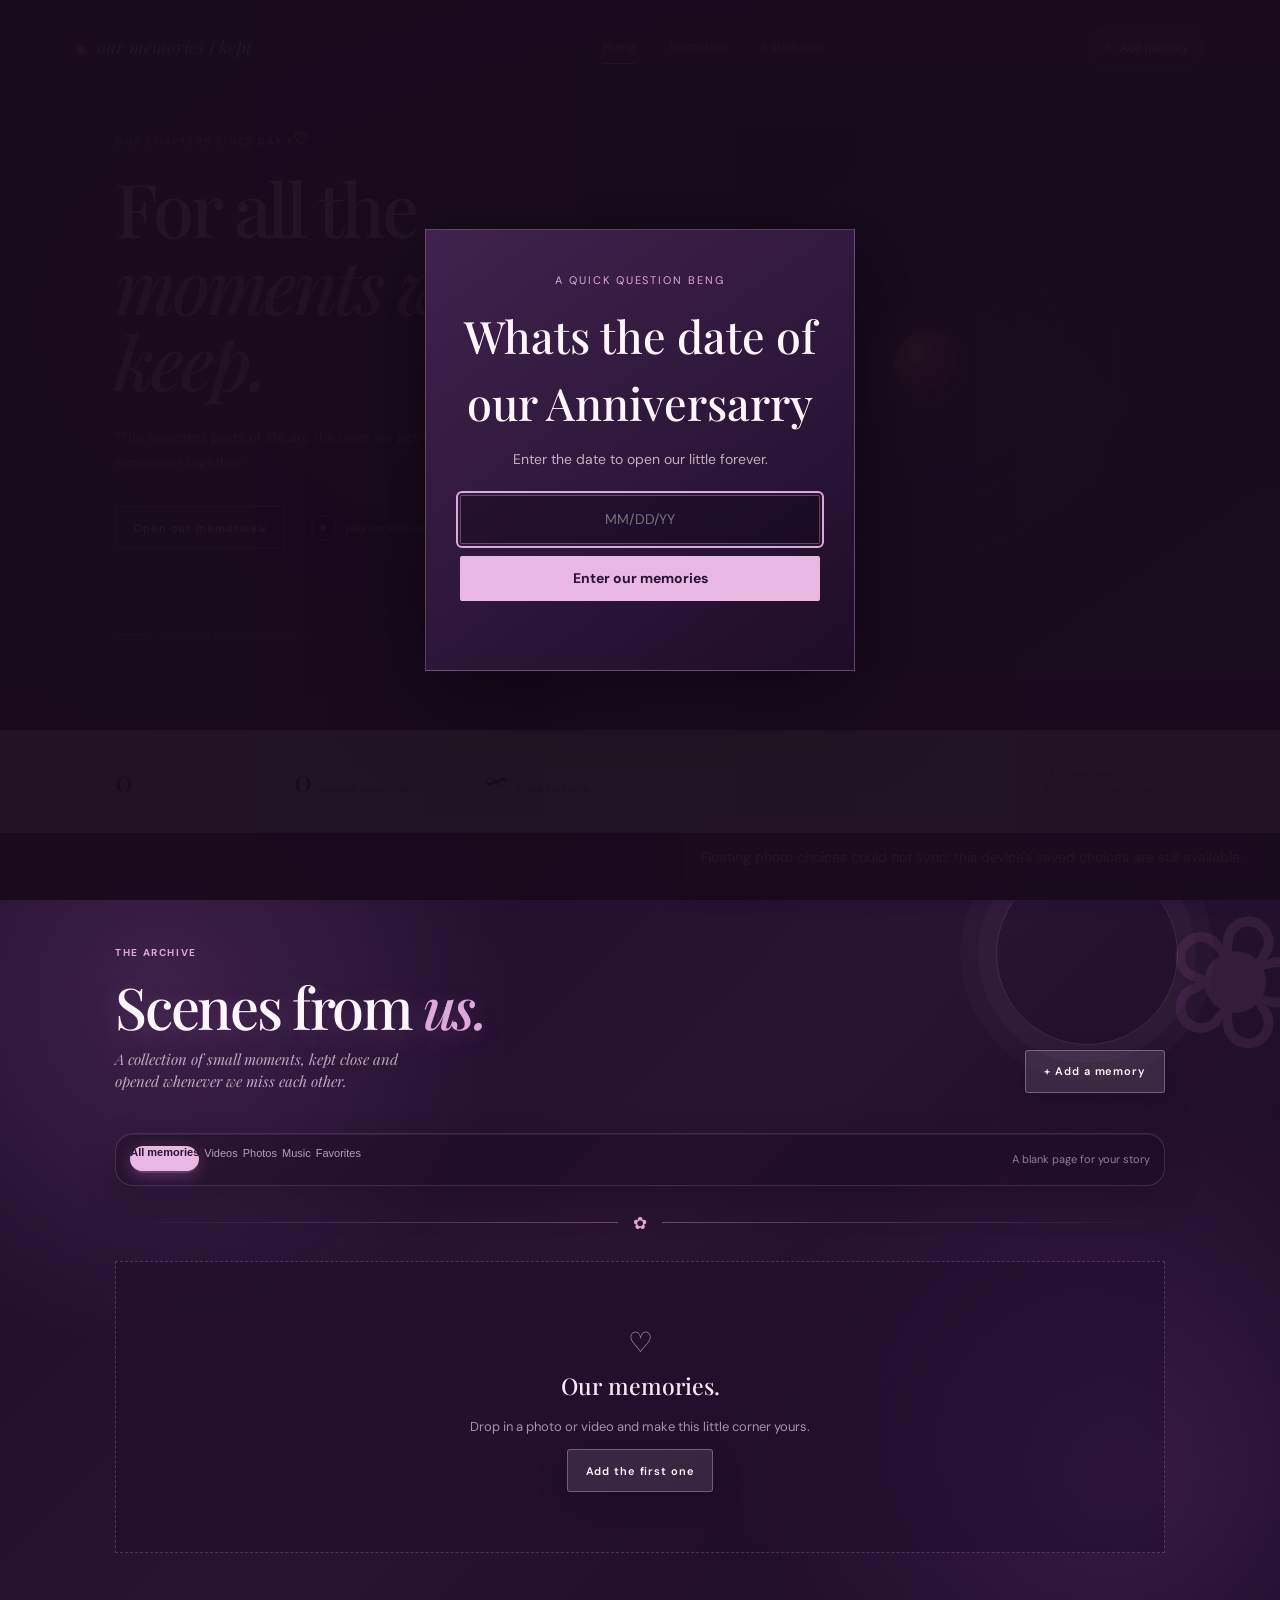
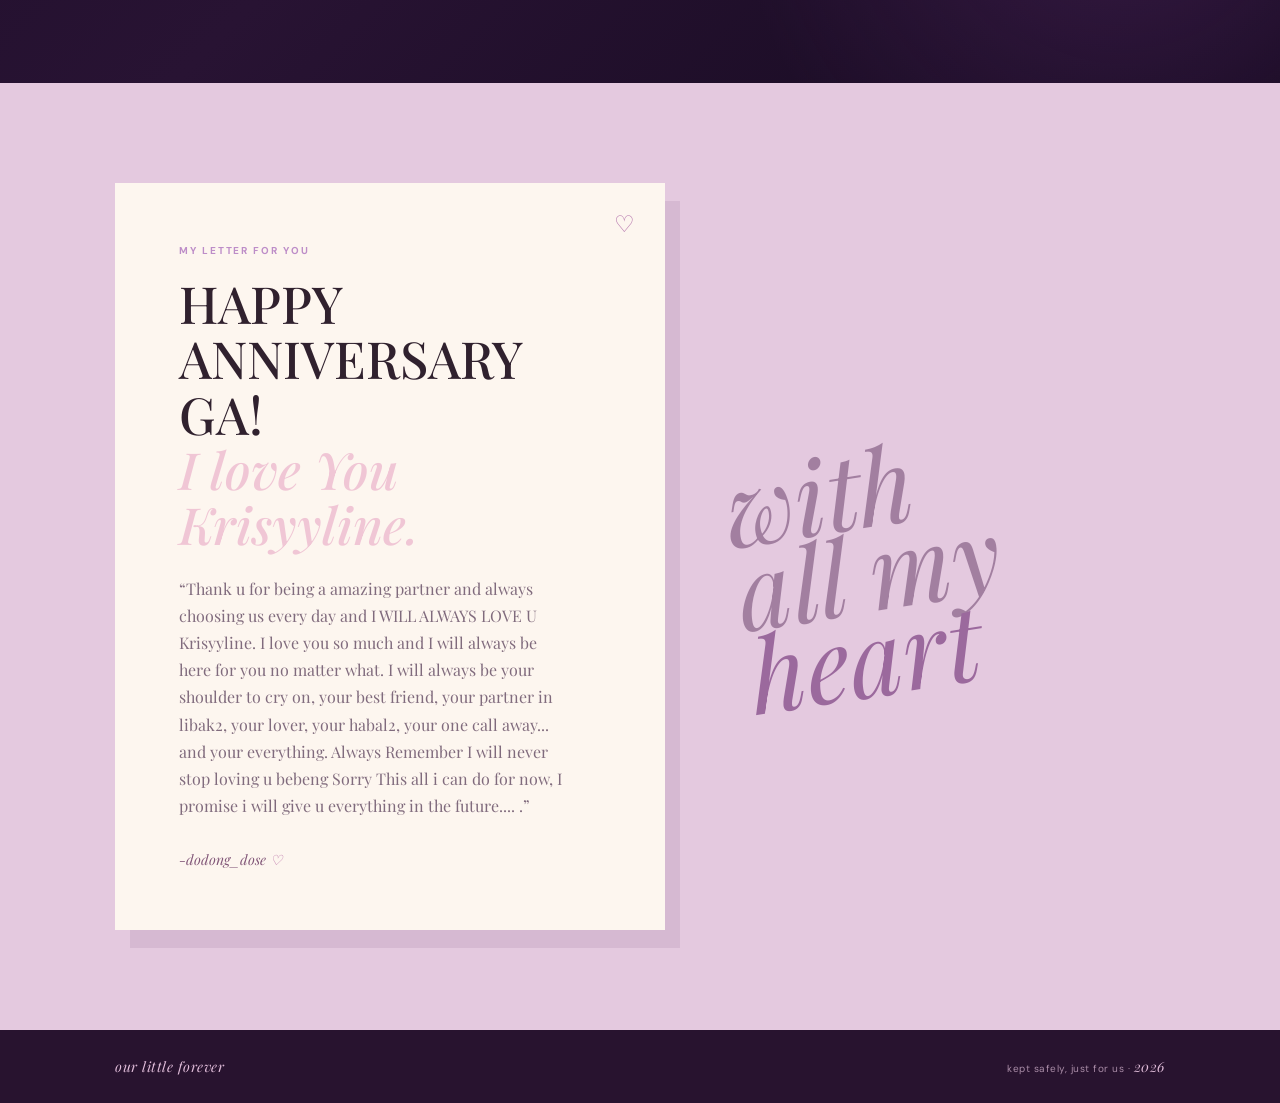
<file: index.html>
<!doctype html>
<html lang="en">
  <head>
    <meta charset="UTF-8" />
    <meta name="viewport" content="width=device-width, initial-scale=1.0" />
    <meta name="theme-color" content="#24112f" />
    <title>our little forever</title>
    <link rel="preconnect" href="https://fonts.googleapis.com" />
    <link rel="preconnect" href="https://fonts.gstatic.com" crossorigin />
    <link
      href="https://fonts.googleapis.com/css2?family=DM+Sans:wght@400;500;600;700&family=Playfair+Display:ital,wght@0,500;0,600;1,500;1,600&display=swap"
      rel="stylesheet"
    />
    <link rel="stylesheet" href="style.css" />
    <style>
      .visual-main img {
        position: absolute;
        inset: 0;
        width: 100%;
        height: 100%;
        object-fit: cover;
      }
      .visual-main video,
      .collage-media {
        position: absolute;
        inset: 0;
        width: 100%;
        height: 100%;
        object-fit: cover;
      }
      .collage-frame:nth-of-type(7) {
        top: 59%;
        left: 10%;
        transform: rotate(6deg);
      }
      .collage-frame:nth-of-type(8) {
        top: 78%;
        left: 42%;
        transform: rotate(-4deg);
      }
      .collage-frame:nth-of-type(9) {
        top: 27%;
        right: 4%;
        transform: rotate(-8deg);
      }
      .collage-frame:nth-of-type(10) {
        top: 64%;
        right: 18%;
        transform: rotate(9deg);
      }
      .collage-slot .collage-media {
        z-index: 1;
      }
      @media (max-width: 900px) {
        .collage-frame {
          width: 82px;
          height: 70px;
          padding: 4px;
          border-width: 4px;
        }
        .collage-frame .visual-placeholder {
          font-size: 10px;
        }
      }
      #hero-collage > .collage-card {
        top: 10%;
        right: auto;
        bottom: auto;
        left: auto;
        z-index: 2;
        width: 17%;
        height: auto;
        aspect-ratio: 1;
        padding: 6px;
        border: 5px solid #f8edf0;
        border-radius: 2px;
        background: #f8edf0;
        box-shadow: 0 10px 22px rgba(15, 4, 22, 0.28);
        transform: none;
      }
      #hero-collage > .collage-card:hover {
        z-index: 5;
        transform: translateY(-4px);
      }
      #hero-collage > .collage-card:nth-of-type(1),
      #hero-collage > .collage-card:nth-of-type(2),
      #hero-collage > .collage-card:nth-of-type(3),
      #hero-collage > .collage-card:nth-of-type(4),
      #hero-collage > .collage-card:nth-of-type(5) {
        top: 10%;
      }
      #hero-collage > .collage-card:nth-of-type(6),
      #hero-collage > .collage-card:nth-of-type(7),
      #hero-collage > .collage-card:nth-of-type(8),
      #hero-collage > .collage-card:nth-of-type(9),
      #hero-collage > .collage-card:nth-of-type(10) {
        top: 55%;
      }
      #hero-collage > .collage-card:nth-of-type(1),
      #hero-collage > .collage-card:nth-of-type(6) {
        left: 3%;
      }
      #hero-collage > .collage-card:nth-of-type(2),
      #hero-collage > .collage-card:nth-of-type(7) {
        left: 22%;
      }
      #hero-collage > .collage-card:nth-of-type(3),
      #hero-collage > .collage-card:nth-of-type(8) {
        left: 41%;
      }
      #hero-collage > .collage-card:nth-of-type(4),
      #hero-collage > .collage-card:nth-of-type(9) {
        left: 60%;
      }
      #hero-collage > .collage-card:nth-of-type(5),
      #hero-collage > .collage-card:nth-of-type(10) {
        left: 79%;
      }
      #hero-collage > .collage-card .visual {
        width: 100%;
        height: 100%;
      }
      #hero-collage > .collage-card .visual-placeholder {
        font-size: 15px;
        line-height: 1.1;
      }
      #hero-collage .tape,
      #hero-collage .photo-caption,
      #hero-collage .date-stamp,
      #hero-collage .polaroid-caption,
      #hero-collage .scribble,
      #hero-collage .flower {
        display: none;
      }
      @media (max-width: 900px) {
        #hero-collage > .collage-card {
          width: 17%;
          height: auto;
          aspect-ratio: 1;
          padding: 4px;
          border-width: 3px;
        }
        #hero-collage > .collage-card:nth-of-type(6),
        #hero-collage > .collage-card:nth-of-type(7),
        #hero-collage > .collage-card:nth-of-type(8),
        #hero-collage > .collage-card:nth-of-type(9),
        #hero-collage > .collage-card:nth-of-type(10) {
          top: 58%;
        }
        #hero-collage > .collage-card .visual-placeholder {
          font-size: 10px;
        }
      }
      #hero-collage > .collage-card {
        width: 22%;
        padding: 5px;
        border-width: 4px;
      }
      #hero-collage > .collage-card:nth-of-type(1),
      #hero-collage > .collage-card:nth-of-type(2),
      #hero-collage > .collage-card:nth-of-type(3),
      #hero-collage > .collage-card:nth-of-type(4) {
        top: 6%;
      }
      #hero-collage > .collage-card:nth-of-type(5),
      #hero-collage > .collage-card:nth-of-type(6),
      #hero-collage > .collage-card:nth-of-type(7),
      #hero-collage > .collage-card:nth-of-type(8) {
        top: 38%;
      }
      #hero-collage > .collage-card:nth-of-type(9),
      #hero-collage > .collage-card:nth-of-type(10),
      #hero-collage > .collage-card:nth-of-type(11),
      #hero-collage > .collage-card:nth-of-type(12) {
        top: 70%;
      }
      #hero-collage > .collage-card:nth-of-type(1),
      #hero-collage > .collage-card:nth-of-type(5),
      #hero-collage > .collage-card:nth-of-type(9) {
        left: 3%;
      }
      #hero-collage > .collage-card:nth-of-type(2),
      #hero-collage > .collage-card:nth-of-type(6),
      #hero-collage > .collage-card:nth-of-type(10) {
        left: 27%;
      }
      #hero-collage > .collage-card:nth-of-type(3),
      #hero-collage > .collage-card:nth-of-type(7),
      #hero-collage > .collage-card:nth-of-type(11) {
        left: 51%;
      }
      #hero-collage > .collage-card:nth-of-type(4),
      #hero-collage > .collage-card:nth-of-type(8),
      #hero-collage > .collage-card:nth-of-type(12) {
        left: 75%;
      }
      #hero-collage > .collage-card .visual-placeholder {
        font-size: 17px;
      }
      @media (max-width: 900px) {
        #hero-collage > .collage-card {
          width: 22%;
          padding: 3px;
          border-width: 3px;
        }
        #hero-collage > .collage-card .visual-placeholder {
          font-size: 12px;
        }
      }
      .flower {
        position: absolute;
        z-index: 3;
        color: #f3c7df;
        font-family: "Playfair Display", serif;
        font-size: 31px;
        line-height: 1;
        text-shadow: 0 0 18px rgba(245, 170, 221, 0.7);
        pointer-events: none;
      }
      .flower-a {
        top: 7px;
        left: 9px;
        transform: rotate(-18deg);
      }
      .flower-b {
        right: 10px;
        bottom: 8px;
        transform: rotate(18deg) scale(0.8);
      }
      .flower-c {
        top: 20%;
        right: 5%;
        color: #dca9d4;
        font-size: 22px;
        transform: rotate(12deg);
      }
      @media (max-width: 900px) {
        .collage {
          margin: 0;
          border: 0;
          box-shadow: none;
        }
        .collage::after {
          display: none;
        }
      }
      .memories-section {
        position: relative;
        overflow: hidden;
      }
      .memories-section::before {
        position: absolute;
        top: 45px;
        right: -35px;
        color: rgba(180, 118, 174, 0.12);
        content: "❀";
        font-family: "Playfair Display", serif;
        font-size: 180px;
        line-height: 1;
        transform: rotate(18deg);
        pointer-events: none;
      }
      .archive-intro {
        margin: 14px 0 0;
        color: #9b8796;
        font-family: "Playfair Display", serif;
        font-size: 15px;
        font-style: italic;
        line-height: 1.45;
      }
      .archive-divider {
        position: relative;
        z-index: 1;
        display: flex;
        align-items: center;
        gap: 15px;
        margin: 24px 0 26px;
        color: #b47eae;
      }
      .archive-divider span {
        height: 1px;
        flex: 1;
        background: linear-gradient(
          90deg,
          transparent,
          rgba(125, 75, 121, 0.28)
        );
      }
      .archive-divider span:last-child {
        background: linear-gradient(
          90deg,
          rgba(125, 75, 121, 0.28),
          transparent
        );
      }
      .archive-divider b {
        font-family: "Playfair Display", serif;
        font-size: 17px;
        font-weight: 400;
      }
      .memory-card {
        border-radius: 2px 2px 16px 2px;
      }
      .memory-card::before {
        position: absolute;
        top: -4px;
        left: 14px;
        width: 28px;
        height: 3px;
        background: #c58abc;
        content: "";
        transform: rotate(-3deg);
      }
      .memory-card.memory-video::before {
        background: #9163a6;
      }
      .memory-card.memory-audio::before {
        background: #d19ab7;
      }
      .memory-card.memory-audio .memory-thumb {
        background: radial-gradient(circle at 50% 55%, #b879a8, #48264f 68%);
      }
      .memory-card.memory-audio .visual-placeholder {
        color: #ffe2f0;
        font-family: "Playfair Display", serif;
        font-size: 48px;
      }
      .memory-thumb::after {
        position: absolute;
        inset: 7px;
        border: 1px solid rgba(255, 244, 249, 0.2);
        content: "";
        pointer-events: none;
      }
      .memory-meta-dot {
        color: #b47eae;
      }
      @media (max-width: 600px) {
        .memories-section::before {
          top: 100px;
          right: -55px;
          font-size: 130px;
        }
        .archive-intro {
          font-size: 14px;
        }
        .archive-divider {
          margin: 19px 0 20px;
        }
      }
      .memories-section {
        position: relative;
        isolation: isolate;
        overflow: hidden;
        color: #f9eaf7;
        background:
          radial-gradient(
            circle at 12% 18%,
            rgba(154, 91, 167, 0.24),
            transparent 27%
          ),
          radial-gradient(
            circle at 88% 76%,
            rgba(94, 45, 112, 0.4),
            transparent 30%
          ),
          linear-gradient(135deg, #1d0d29 0%, #281333 48%, #160a20 100%);
      }
      .memories-section::after {
        position: absolute;
        top: 30px;
        right: 8%;
        width: 180px;
        height: 180px;
        border: 1px solid rgba(231, 184, 232, 0.14);
        border-radius: 50%;
        box-shadow:
          0 0 0 18px rgba(231, 184, 232, 0.025),
          0 0 0 36px rgba(231, 184, 232, 0.02);
        content: "";
        pointer-events: none;
      }
      .memories-section .section-heading,
      .memories-section .filter-row,
      .memories-section .archive-divider,
      .memories-section .memory-grid,
      .memories-section .empty-memory {
        position: relative;
        z-index: 1;
      }
      .memories-section .kicker {
        color: #d9a9d8;
        letter-spacing: 0.16em;
      }
      .memories-section h2 {
        color: #fff5fc;
        text-shadow: 0 5px 24px rgba(180, 98, 190, 0.28);
      }
      .memories-section h2 em {
        color: #dba9da;
      }
      .archive-intro {
        color: rgba(249, 234, 247, 0.68);
      }
      .memories-section .button-dark {
        border-color: rgba(246, 207, 239, 0.32);
        color: #fff7fc;
        background: rgba(255, 255, 255, 0.1);
        box-shadow: 0 10px 28px rgba(7, 2, 12, 0.22);
      }
      .memories-section .button-dark:hover {
        background: #8e548f;
      }
      .filter-row {
        padding: 12px 14px;
        border: 1px solid rgba(231, 184, 232, 0.16);
        border-radius: 18px;
        background: rgba(10, 4, 17, 0.22);
        box-shadow:
          inset 0 1px rgba(255, 255, 255, 0.06),
          0 14px 38px rgba(8, 2, 13, 0.16);
      }
      .filter-tabs {
        gap: 5px;
      }
      .filter {
        border-color: transparent;
        border-radius: 999px;
        color: rgba(255, 239, 253, 0.64);
        background: transparent;
        transition:
          color 180ms ease,
          background 180ms ease,
          transform 180ms ease;
      }
      .filter:hover {
        color: #fff;
        background: rgba(226, 169, 225, 0.12);
        transform: translateY(-1px);
      }
      .filter.active {
        color: #2a1232;
        background: #e9b8e2;
        box-shadow: 0 4px 16px rgba(224, 148, 220, 0.24);
      }
      #collection-label {
        color: rgba(249, 224, 246, 0.52);
      }
      .archive-divider {
        color: #dca9d8;
      }
      .archive-divider span {
        background: linear-gradient(
          90deg,
          transparent,
          rgba(214, 153, 212, 0.38)
        );
      }
      .archive-divider span:last-child {
        background: linear-gradient(
          90deg,
          rgba(214, 153, 212, 0.38),
          transparent
        );
      }
      .memory-grid {
        perspective: 900px;
      }
      .memory-card {
        border: 1px solid rgba(246, 208, 239, 0.17);
        background: linear-gradient(
          145deg,
          rgba(79, 39, 86, 0.96),
          rgba(38, 18, 47, 0.98)
        );
        box-shadow:
          0 18px 38px rgba(8, 2, 13, 0.3),
          inset 0 1px rgba(255, 255, 255, 0.08);
        animation: memory-rise 650ms both;
        transition:
          transform 220ms ease,
          border-color 220ms ease,
          box-shadow 220ms ease;
      }
      .memory-card:nth-child(2) {
        animation-delay: 70ms;
      }
      .memory-card:nth-child(3) {
        animation-delay: 140ms;
      }
      .memory-card:nth-child(4) {
        animation-delay: 210ms;
      }
      .memory-card:hover {
        border-color: rgba(239, 183, 235, 0.48);
        box-shadow:
          0 24px 48px rgba(8, 2, 13, 0.44),
          0 0 26px rgba(173, 91, 173, 0.12);
        transform: translateY(-7px) rotateX(1deg);
      }
      .memory-copy h3 {
        color: #fff1fc;
      }
      .memory-copy p {
        color: rgba(249, 225, 247, 0.58);
      }
      .memory-menu {
        color: rgba(255, 232, 252, 0.72);
        background: rgba(255, 255, 255, 0.07);
      }
      .memory-actions {
        border-color: rgba(238, 184, 232, 0.24);
        background: #2e1639;
        box-shadow: 0 14px 30px rgba(7, 2, 12, 0.38);
      }
      .memory-actions button {
        color: #f8e3f5;
      }
      .empty-memory {
        border-color: rgba(231, 184, 232, 0.22);
        color: #f8e5f5;
        background: rgba(31, 13, 42, 0.48);
      }
      .empty-memory p {
        color: rgba(249, 225, 247, 0.62);
      }
      @keyframes memory-rise {
        from {
          opacity: 0;
          transform: translateY(18px);
        }
        to {
          opacity: 1;
          transform: translateY(0);
        }
      }
      @media (prefers-reduced-motion: reduce) {
        .memory-card {
          animation: none;
          transition: none;
        }
      }
      .anniversary-gate {
        position: fixed;
        inset: 0;
        z-index: 100;
        display: grid;
        place-items: center;
        padding: 24px;
        overflow-y: auto;
        background: rgba(24, 11, 28, 0.96);
      }
      .anniversary-gate[hidden] {
        display: none;
      }
      .sr-only {
        position: absolute;
        width: 1px;
        height: 1px;
        padding: 0;
        margin: -1px;
        overflow: hidden;
        clip: rect(0, 0, 0, 0);
        white-space: nowrap;
        border: 0;
      }
      .anniversary-card {
        width: min(100%, 430px);
        padding: 42px 34px 36px;
        border: 1px solid rgba(246, 215, 239, 0.25);
        text-align: center;
        color: #fff5fc;
        background: linear-gradient(145deg, #41224e, #1d0d29);
        box-shadow: 0 24px 80px rgba(7, 2, 12, 0.5);
      }
      .anniversary-kicker {
        margin: 0 0 13px;
        color: #dca9d8;
        font-size: 11px;
        letter-spacing: 0.18em;
        text-transform: uppercase;
      }
      .anniversary-card h1 {
        margin: 0;
        font-family: "Playfair Display", serif;
        font-size: clamp(2rem, 6vw, 2.8rem);
        font-weight: 500;
      }
      .anniversary-card p:not(.anniversary-kicker):not(.anniversary-error) {
        margin: 13px 0 25px;
        color: rgba(249, 234, 247, 0.72);
      }
      .anniversary-card form {
        display: grid;
        gap: 12px;
      }
      .anniversary-card input {
        width: 100%;
        padding: 13px 15px;
        border: 1px solid rgba(246, 215, 239, 0.3);
        border-radius: 2px;
        color: #fff;
        background: rgba(10, 4, 17, 0.35);
        font: inherit;
        text-align: center;
      }
      .anniversary-card input:focus {
        outline: 2px solid #dca9d8;
        outline-offset: 2px;
      }
      .anniversary-card button {
        padding: 12px 18px;
        border: 0;
        border-radius: 2px;
        color: #2a1232;
        background: #e9b8e2;
        font: inherit;
        font-weight: 700;
        cursor: pointer;
      }
      .anniversary-card button:hover {
        background: #f5d5ee;
      }
      .anniversary-error {
        min-height: 21px;
        margin: 0;
        color: #f3b4c9;
        font-size: 13px;
      }
      .love-popup {
        position: fixed;
        inset: 0;
        z-index: 90;
        display: grid;
        place-items: center;
        padding: 24px;
        background: rgba(24, 11, 28, 0.7);
      }
      .love-popup[hidden] {
        display: none;
      }
      .love-card {
        width: min(100%, 360px);
        padding: 34px 28px 28px;
        border: 1px solid rgba(246, 215, 239, 0.3);
        text-align: center;
        color: #fff5fc;
        background: linear-gradient(145deg, #6d3f76, #28132f);
        box-shadow: 0 24px 70px rgba(7, 2, 12, 0.45);
      }
      .love-card h2 {
        margin: 0;
        font-family: "Playfair Display", serif;
        font-size: 2.2rem;
        font-weight: 500;
      }
      .love-kicker {
        margin: 0 0 10px;
        color: #f5cadf;
        font-size: 10px;
        font-weight: 700;
        letter-spacing: 0.16em;
        text-transform: uppercase;
      }
      .love-card p {
        margin: 10px 0 22px;
        color: rgba(249, 234, 247, 0.78);
      }
      .love-status {
        display: flex;
        justify-content: center;
        gap: 8px;
        margin: 0 0 20px;
        color: rgba(249, 234, 247, 0.62);
        font-size: 10px;
      }
      .love-status span {
        padding: 5px 7px;
        border: 1px solid rgba(246, 215, 239, 0.18);
        background: rgba(255, 255, 255, 0.06);
      }
      .love-actions {
        position: relative;
        display: flex;
        justify-content: center;
        gap: 12px;
        min-height: 84px;
      }
      .love-button {
        min-width: 92px;
        padding: 11px 16px;
        border: 1px solid rgba(246, 215, 239, 0.35);
        border-radius: 2px;
        color: #2a1232;
        background: #e9b8e2;
        font: inherit;
        font-weight: 700;
        cursor: pointer;
      }
      .love-button:hover {
        background: #f5d5ee;
      }
      .love-button-no {
        position: absolute;
        left: calc(50% + 6px);
        top: 0;
        color: #fff5fc;
        background: rgba(255, 255, 255, 0.1);
        transition:
          left 180ms ease,
          top 180ms ease;
      }
      .love-button-no:hover {
        color: #2a1232;
      }
      .hero .collage {
        position: relative;
        align-self: center;
        right: auto;
        bottom: auto;
        width: 100%;
        height: min(620px, 75vw);
        min-height: 440px;
        margin: 0;
        overflow: hidden;
        transform: none;
        border: 0;
        background:
          radial-gradient(
            ellipse at 52% 50%,
            rgba(20, 79, 104, 0.5),
            transparent 54%
          ),
          linear-gradient(145deg, #101c32, #07111f 68%, #10293b);
        box-shadow: none;
      }
      .hero .collage::after {
        display: none;
      }
      #hero-collage::before {
        position: absolute;
        inset: -25%;
        background-image:
          radial-gradient(2px 2px at 15% 22%, #d8f4f2 45%, transparent 55%),
          radial-gradient(1px 1px at 34% 68%, #fff 45%, transparent 55%),
          radial-gradient(1.5px 1.5px at 74% 27%, #b8e5ee 45%, transparent 55%),
          radial-gradient(1px 1px at 84% 72%, #fff 45%, transparent 55%),
          radial-gradient(1px 1px at 56% 12%, #fff 45%, transparent 55%);
        background-size:
          240px 220px,
          190px 190px,
          280px 260px,
          230px 240px,
          170px 180px;
        content: "";
        animation: star-drift 48s linear infinite;
      }
      @keyframes star-drift {
        to {
          transform: translate3d(-3%, 2%, 0);
        }
      }
      @media (max-width: 900px) {
        .hero .collage {
          position: relative;
          right: auto;
          bottom: auto;
          width: 100%;
          height: 480px;
          min-height: 0;
          transform: none;
        }
      }
      @media (max-width: 600px) {
        .hero .collage {
          height: 390px;
          margin-top: -20px;
        }
      }
      @media (prefers-reduced-motion: reduce) {
        #hero-collage::before,
        .orbit-picture,
        .orbit-picture-frame {
          animation: none;
        }
      }
      #hero-collage {
        --orbit-radius-near: clamp(58px, 9vw, 88px);
        --orbit-radius-mid: clamp(92px, 14vw, 138px);
        --orbit-radius-far: clamp(126px, 19vw, 190px);
      }
      .orbit-center {
        position: absolute;
        z-index: 4;
        top: 50%;
        left: 50%;
        width: clamp(44px, 7vw, 68px);
        aspect-ratio: 1;
        border-radius: 50%;
        background: radial-gradient(
          circle at 34% 30%,
          #fff6d4 0 5%,
          #f2c779 13%,
          #db798f 35%,
          #82527f 58%,
          rgba(54, 39, 78, 0.2) 74%,
          transparent 75%
        );
        box-shadow:
          0 0 28px rgba(242, 199, 121, 0.45),
          0 0 76px rgba(219, 121, 143, 0.3);
        transform: translate(-50%, -50%);
      }
      .orbit-track {
        position: absolute;
        z-index: 1;
        top: 50%;
        left: 50%;
        aspect-ratio: 1;
        border: 1px solid rgba(169, 230, 232, 0.24);
        border-radius: 50%;
        transform: translate(-50%, -50%);
      }
      .orbit-track-near {
        width: calc(var(--orbit-radius-near) + var(--orbit-radius-near));
      }
      .orbit-track-mid {
        width: calc(var(--orbit-radius-mid) + var(--orbit-radius-mid));
      }
      .orbit-track-far {
        width: calc(var(--orbit-radius-far) + var(--orbit-radius-far));
      }
      #orbit-pictures {
        position: absolute;
        z-index: 3;
        inset: 0;
        pointer-events: none;
      }
      .orbit-picture {
        position: absolute;
        top: 50%;
        left: 50%;
        width: clamp(54px, 7vw, 84px);
        aspect-ratio: 1;
        padding: 0;
        border: 0;
        background: transparent;
        cursor: pointer;
        pointer-events: auto;
        animation: orbit-circulate var(--orbit-duration) linear infinite;
        animation-delay: var(--orbit-delay);
      }
      .orbit-picture-frame {
        display: block;
        width: 100%;
        height: 100%;
        overflow: hidden;
        padding: 4px;
        border: 1px solid rgba(218, 246, 241, 0.82);
        border-radius: 10px;
        background: rgba(8, 22, 38, 0.9);
        box-shadow:
          0 9px 25px rgba(0, 0, 0, 0.48),
          0 0 16px rgba(115, 226, 226, 0.3);
        animation: orbit-counter var(--orbit-duration) linear infinite;
        animation-delay: var(--orbit-delay);
      }
      .orbit-picture img {
        display: block;
        width: 100%;
        height: 100%;
        border-radius: 6px;
        object-fit: cover;
      }
      .orbit-picture:hover .orbit-picture-frame,
      .orbit-picture:focus-visible .orbit-picture-frame {
        border-color: #fff6d4;
        box-shadow: 0 0 25px rgba(242, 199, 121, 0.72);
      }
      @keyframes orbit-circulate {
        from {
          transform: rotate(0deg) translateX(var(--orbit-radius));
        }
        to {
          transform: rotate(360deg) translateX(var(--orbit-radius));
        }
      }
      @keyframes orbit-counter {
        from {
          transform: rotate(0deg);
        }
        to {
          transform: rotate(-360deg);
        }
      }
      .video-picker-card {
        max-height: min(80vh, 700px);
        overflow: auto;
      }
      .video-picker-list {
        display: grid;
        gap: 9px;
        max-height: 58vh;
        margin-top: 18px;
        overflow-y: auto;
      }
      .video-choice {
        display: grid;
        grid-template-columns: 78px minmax(0, 1fr) auto;
        align-items: center;
        gap: 12px;
        width: 100%;
        padding: 8px;
        border: 1px solid rgba(238, 184, 232, 0.24);
        border-radius: 8px;
        color: #f8e3f5;
        background: rgba(255, 255, 255, 0.06);
        text-align: left;
        cursor: pointer;
      }
      .video-choice:hover,
      .video-choice:focus-visible {
        border-color: #e9b8e2;
        background: rgba(226, 169, 225, 0.13);
      }
      .video-choice-thumb {
        display: grid;
        width: 78px;
        height: 56px;
        place-items: center;
        overflow: hidden;
        border-radius: 5px;
        background: #20102b;
      }
      .video-choice-thumb img {
        width: 100%;
        height: 100%;
        object-fit: cover;
      }
      .video-choice-copy {
        display: grid;
        gap: 2px;
      }
      .video-choice-copy small,
      .video-choice-action,
      .video-picker-empty {
        color: rgba(249, 225, 247, 0.62);
      }
      .pin-field {
        width: 100%;
        margin-top: 6px;
        padding: 12px;
        border: 1px solid rgba(238, 184, 232, 0.3);
        border-radius: 6px;
        color: #fff;
        background: rgba(18, 8, 25, 0.75);
        font: inherit;
      }
      #delete-pin-error {
        min-height: 1.5em;
        color: #ffc1d0;
      }
      @media (max-width: 600px) {
        #hero-collage {
          --orbit-radius-near: 56px;
          --orbit-radius-mid: 92px;
          --orbit-radius-far: min(31vw, 116px);
        }
        .orbit-picture {
          width: 52px;
        }
      }
      @media (prefers-reduced-motion: reduce) {
        .orbit-picture,
        .orbit-picture-frame {
          animation: none;
        }
      }
    </style>
  </head>
  <body>
    <div class="anniversary-gate" id="anniversary-gate">
      <div
        class="anniversary-card"
        role="dialog"
        aria-modal="true"
        aria-labelledby="anniversary-title"
      >
        <p class="anniversary-kicker">A quick question beng</p>
        <h1 id="anniversary-title">Whats the date of our Anniversarry</h1>
        <p>Enter the date to open our little forever.</p>
        <form id="anniversary-form">
          <label class="sr-only" for="anniversary-answer"
            >Anniversary date</label
          >
          <input
            id="anniversary-answer"
            type="text"
            placeholder="MM/DD/YY"
            autocomplete="off"
            required
          />
          <button type="submit">Enter our memories</button>
          <p
            class="anniversary-error"
            id="anniversary-error"
            role="alert"
            aria-live="polite"
          ></p>
        </form>
      </div>
    </div>
    <div class="grain" aria-hidden="true"></div>
    <header class="site-header">
      <a class="wordmark" href="#top" aria-label="Our little forever home"
        ><span class="wordmark-dot"></span> our memories i kept</a
      >
      <nav class="site-nav" aria-label="Main navigation">
        <a class="active" href="#top">Home</a><a href="#memories">Memories</a
        ><a href="#letter">A little note</a>
      </nav>
      <button class="header-add" id="add-media" type="button">
        <span>+</span> Add memory
      </button>
      <input
        id="file-input"
        type="file"
        accept="image/jpeg,image/png,image/webp,image/gif,video/mp4,video/webm,video/quicktime,audio/mpeg,audio/wav,audio/mp4,audio/ogg"
        multiple
        hidden
      />
    </header>

    <main id="top">
      <section class="hero">
        <div class="hero-copy">
          <p class="kicker">Our chapters Since day 1<span>♡</span></p>
          <h1>For all the<br /><em>moments we keep.</em></h1>
          <p class="hero-intro">
            “The sweetest parts of life are the ones we get to remember
            together.”
          </p>
          <div class="hero-actions">
            <a class="button button-light" href="#memories"
              >Open our memories <span>↘</span></a
            ><button class="play-link" id="play-hero" type="button">
              <span class="play-circle">▶</span> play our little reel
            </button>
          </div>
          <div class="hero-signoff">
            <span class="mini-line"></span
            ><span>made with love by dodongdose</span>
          </div>
        </div>
        <div
          class="collage space-scene"
          id="hero-collage"
          role="group"
          aria-label="Recent photos orbiting a glowing center"
        >
          <div class="orbit-center" aria-hidden="true"></div>
          <div class="orbit-track orbit-track-near" aria-hidden="true"></div>
          <div class="orbit-track orbit-track-mid" aria-hidden="true"></div>
          <div class="orbit-track orbit-track-far" aria-hidden="true"></div>
          <div id="orbit-pictures"></div>
        </div>
      </section>

      <section class="stats-row" aria-label="Memory collection status">
        <div>
          <strong id="memory-total">0</strong><span>little memories</span>
        </div>
        <div>
          <strong id="video-total">0</strong><span>moving moments</span>
        </div>
        <div><strong>∞</strong><span>more to come</span></div>
        <p>“I choose you.<br />Every version of you.”</p>
      </section>

      <section class="memories-section" id="memories">
        <div class="section-heading">
          <div>
            <p class="kicker">the archive</p>
            <h2>Scenes from <em>us.</em></h2>
            <p class="archive-intro">
              A collection of small moments, kept close and<br />opened whenever
              we miss each other.
            </p>
          </div>
          <button
            class="button button-dark"
            id="add-memory-secondary"
            type="button"
          >
            + Add a memory
          </button>
        </div>
        <div class="filter-row">
          <div class="filter-tabs">
            <button class="filter active" data-filter="all" type="button">
              All memories</button
            ><button class="filter" data-filter="video" type="button">
              Videos</button
            ><button class="filter" data-filter="photo" type="button">
              Photos</button
            ><button class="filter" data-filter="audio" type="button">
              Music</button
            ><button class="filter" data-filter="favorite" type="button">
              Favorites
            </button>
          </div>
          <span id="collection-label">Your private collection</span>
        </div>
        <div class="archive-divider" aria-hidden="true">
          <span></span><b>✿</b><span></span>
        </div>
        <div class="memory-grid" id="memory-grid"></div>
        <div class="empty-memory" id="empty-memory">
          <span>♡</span>
          <h3>Our memories.</h3>
          <p>Drop in a photo or video and make this little corner yours.</p>
          <button class="button button-dark" id="empty-add" type="button">
            Add the first one
          </button>
        </div>
      </section>

      <section class="note-section" id="letter">
        <div class="note-card">
          <div class="note-stamp">♡</div>
          <p class="kicker">My letter for you</p>
          <h2>HAPPY ANNIVERSARY GA!<br /><em>I love You Krisyyline.</em></h2>
          <p class="note-text">
            “Thank u for being a amazing partner and always choosing us every
            day and I WILL ALWAYS LOVE U Krisyyline. I love you so much and I
            will always be here for you no matter what. I will always be your
            shoulder to cry on, your best friend, your partner in libak2, your
            lover, your habal2, your one call away... and your everything.
            Always Remember I will never stop loving u bebeng Sorry This all i
            can do for now, I promise i will give u everything in the future....
            .”
          </p>
          <div class="signature">-dodong_dose <span>♡</span></div>
        </div>
        <div class="note-decoration">with<br />all my<br /><em>heart</em></div>
      </section>
    </main>

    <footer>
      <span>our little forever</span
      ><span>kept safely, just for us · <span id="footer-year"></span></span>
    </footer>
    <div class="toast" id="toast" role="status" aria-live="polite"></div>
    <div class="viewer" id="viewer" hidden>
      <button
        class="viewer-close"
        id="viewer-close"
        type="button"
        aria-label="Close viewer"
      >
        ×
      </button>
      <div class="viewer-content" id="viewer-content"></div>
      <p class="viewer-title" id="viewer-title"></p>
    </div>
    <div class="love-popup" id="love-popup" hidden>
      <div
        class="love-card"
        role="dialog"
        aria-modal="true"
        aria-labelledby="love-heading"
      >
        <p class="love-kicker">URGENT RELATIONSHIP MEETING</p>
        <h2 id="love-heading">Do u want us to continue<br />or buwag nata?</h2>
        <p id="love-message">
          Choose wisely... the No button has trust issues ♡
        </p>
        <div class="love-status" aria-hidden="true">
          <span>love: 100%</span><span>drama: calm</span>
        </div>
        <div class="love-actions" id="love-actions">
          <button class="love-button" id="love-yes" type="button">
            Yes, obviously
          </button>
          <button class="love-button love-button-no" id="love-no" type="button">
            No / buwag
          </button>
        </div>
      </div>
    </div>
    <div class="title-dialog" id="title-dialog" hidden>
      <div class="dialog-card">
        <button
          class="dialog-close"
          id="dialog-cancel"
          type="button"
          aria-label="Cancel"
        >
          ×
        </button>
        <p class="kicker">new memory</p>
        <h2 id="dialog-heading">Give it a little title.</h2>
        <p id="dialog-file" class="dialog-file"></p>
        <label for="memory-title">Memory title</label
        ><input
          id="memory-title"
          type="text"
          maxlength="60"
          placeholder="The day we..."
          autocomplete="off"
        />
        <div class="dialog-actions">
          <button class="button button-light" id="dialog-submit" type="button">
            Save memory ↗
          </button>
        </div>
      </div>
    </div>
    <div class="title-dialog" id="video-picker" hidden>
      <div
        class="dialog-card video-picker-card"
        role="dialog"
        aria-modal="true"
        aria-labelledby="video-picker-heading"
      >
        <button
          class="dialog-close"
          id="video-picker-close"
          type="button"
          aria-label="Close video selection"
        >
          ×
        </button>
        <p class="kicker">your videos</p>
        <h2 id="video-picker-heading">Choose a video to play.</h2>
        <div class="video-picker-list" id="video-picker-list"></div>
      </div>
    </div>
    <div class="title-dialog" id="delete-pin-dialog" hidden>
      <div
        class="dialog-card"
        role="dialog"
        aria-modal="true"
        aria-labelledby="delete-pin-heading"
      >
        <button
          class="dialog-close"
          id="delete-pin-close"
          type="button"
          aria-label="Cancel deletion"
        >
          ×
        </button>
        <p class="kicker">confirm deletion</p>
        <h2 id="delete-pin-heading">Enter your PIN.</h2>
        <form id="delete-pin-form">
          <label for="delete-pin-input">PIN</label>
          <input
            class="pin-field"
            id="delete-pin-input"
            type="password"
            inputmode="numeric"
            maxlength="4"
            autocomplete="off"
            required
          />
          <p id="delete-pin-error" role="alert" aria-live="polite"></p>
          <div class="dialog-actions">
            <button class="button button-light" type="submit">Continue</button>
            <button
              class="button button-light"
              id="delete-pin-cancel"
              type="button"
            >
              Cancel
            </button>
          </div>
        </form>
      </div>
    </div>
    <script src="cloud-config.js"></script>
    <script src="script.js"></script>
  </body>
</html>
</file>
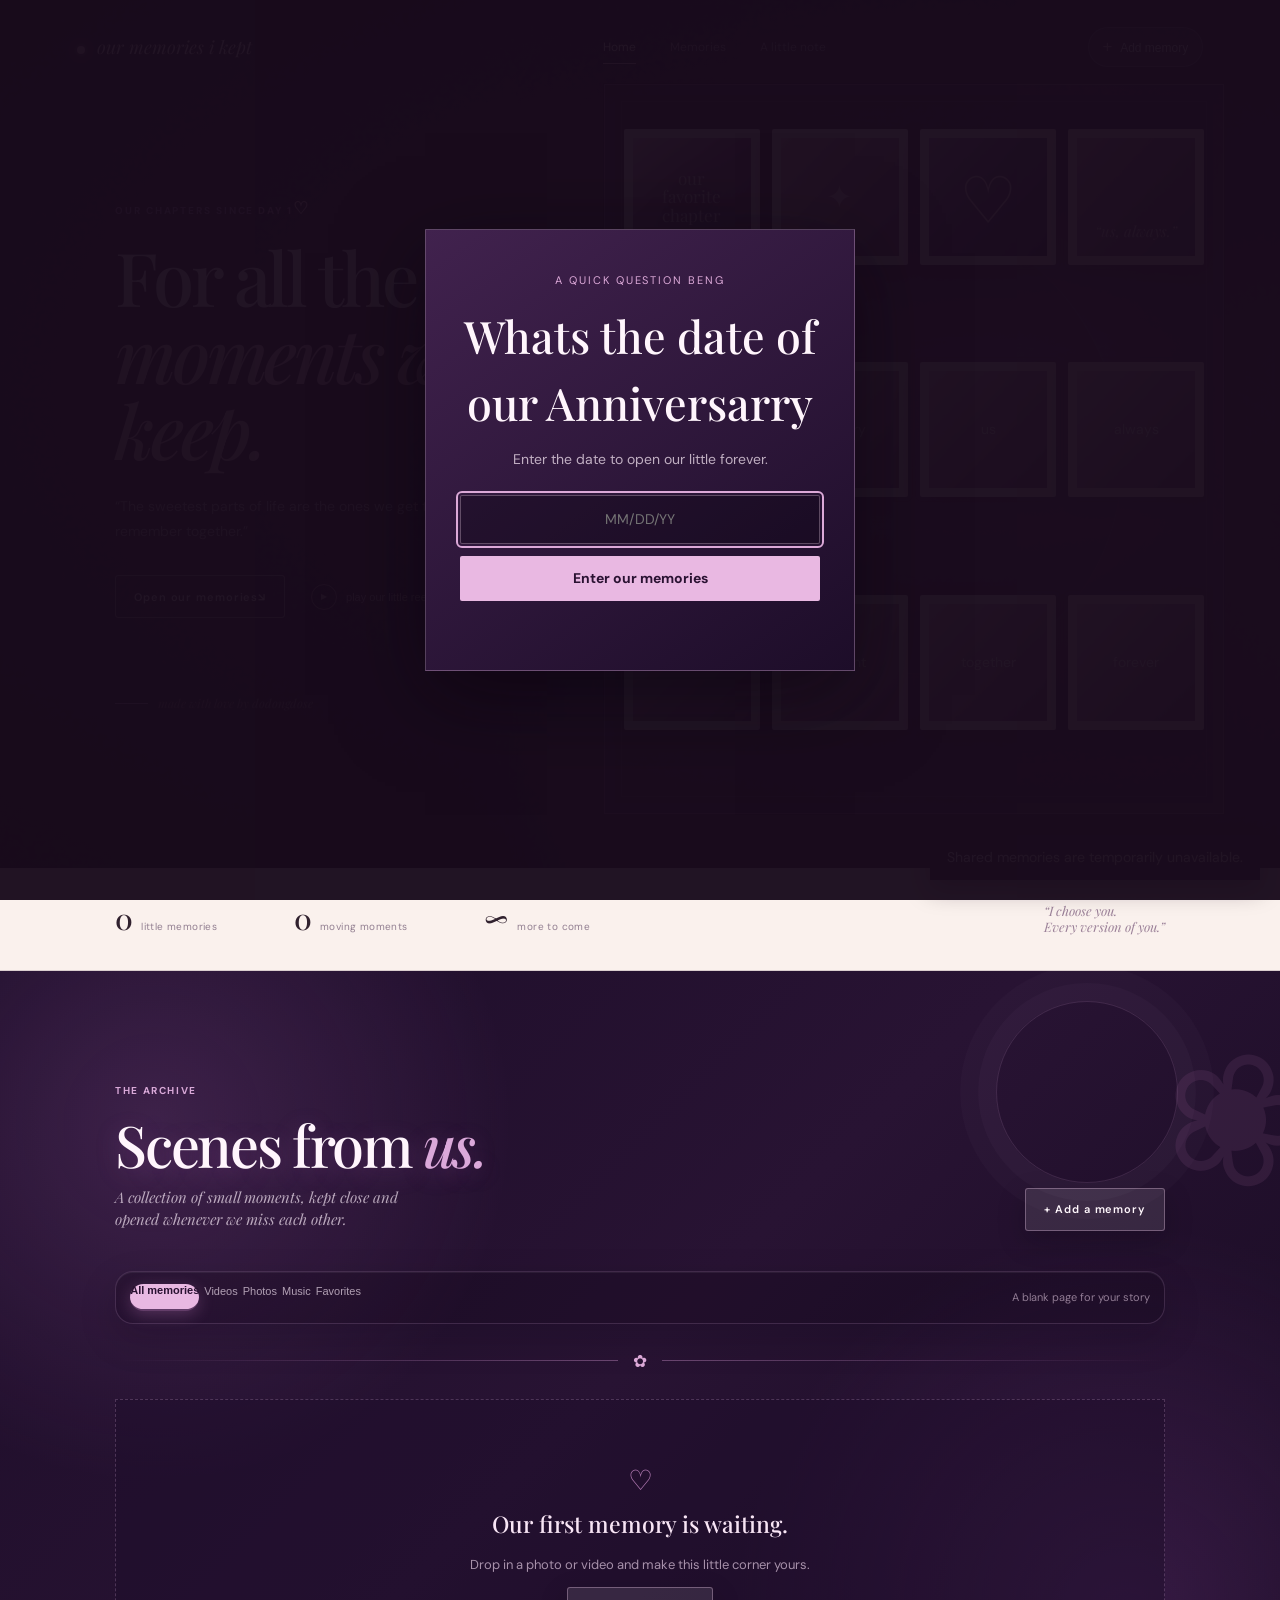
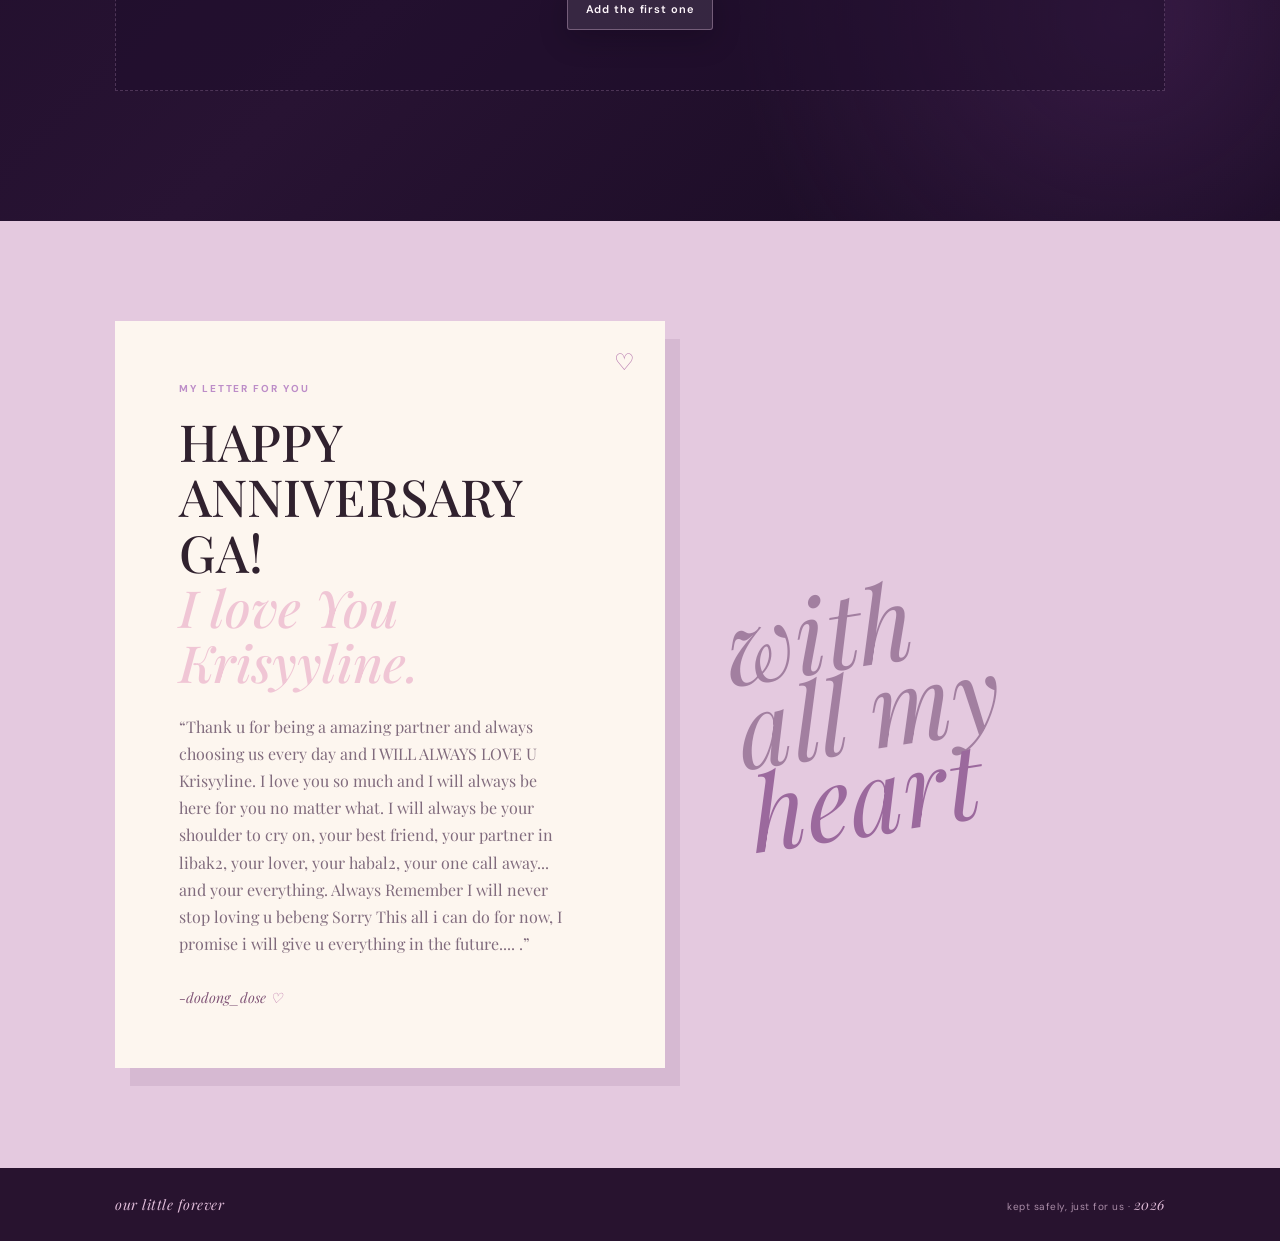
<file: Act2/index.html>
<!doctype html>
<html lang="en">
  <head>
    <meta charset="UTF-8" />
    <meta name="viewport" content="width=device-width, initial-scale=1.0" />
    <meta name="theme-color" content="#24112f" />
    <title>our little forever</title>
    <link rel="preconnect" href="https://fonts.googleapis.com" />
    <link rel="preconnect" href="https://fonts.gstatic.com" crossorigin />
    <link
      href="https://fonts.googleapis.com/css2?family=DM+Sans:wght@400;500;600;700&family=Playfair+Display:ital,wght@0,500;0,600;1,500;1,600&display=swap"
      rel="stylesheet"
    />
    <link rel="stylesheet" href="style.css" />
    <style>
      .visual-main img {
        position: absolute;
        inset: 0;
        width: 100%;
        height: 100%;
        object-fit: cover;
      }
      .visual-main video,
      .collage-media {
        position: absolute;
        inset: 0;
        width: 100%;
        height: 100%;
        object-fit: cover;
      }
      .collage-media {
        z-index: 1;
      }
      .collage-audio {
        position: absolute;
        inset: 0;
        z-index: 1;
        display: grid;
        place-items: center;
        color: #ffe2f0;
        font-family: "Playfair Display", serif;
        font-size: 48px;
        text-shadow: 0 0 22px rgba(255, 198, 232, 0.7);
      }
      .visual-main video {
        z-index: 1;
      }
      .visual-main .visual-placeholder,
      .visual-top .visual-placeholder,
      .visual-small .visual-placeholder,
      .visual-polaroid .visual-placeholder {
        position: relative;
        z-index: 2;
      }
      .visual-main img:not([hidden]) ~ .visual-placeholder {
        display: none;
      }
      .collage {
        margin: 84px 8% 54px 4%;
        border: 1px solid rgba(246, 215, 239, 0.34);
        box-shadow:
          inset 0 0 0 10px rgba(246, 215, 239, 0.04),
          0 0 0 1px rgba(23, 8, 28, 0.4),
          0 24px 90px rgba(15, 4, 22, 0.3);
      }
      .collage::after {
        position: absolute;
        inset: 16px;
        border: 1px solid rgba(246, 215, 239, 0.15);
        pointer-events: none;
        content: "";
      }
      .collage-card {
        outline: 1px solid rgba(68, 28, 67, 0.18);
        outline-offset: 4px;
      }
      .collage-frame {
        position: absolute;
        z-index: 2;
        width: 104px;
        height: 88px;
        padding: 6px;
        border: 5px solid #f5e3e8;
        background: #f5e3e8;
        box-shadow: 0 12px 24px rgba(15, 4, 22, 0.3);
      }
      .collage-frame .visual {
        width: 100%;
        height: 100%;
      }
      .collage-frame .visual-placeholder {
        position: relative;
        z-index: 2;
        font-size: 14px;
      }
      .collage-frame:nth-of-type(5) {
        top: 4%;
        left: 33%;
        transform: rotate(8deg);
      }
      .collage-frame:nth-of-type(6) {
        top: 28%;
        left: 2%;
        transform: rotate(-10deg);
      }
      .collage-frame:nth-of-type(7) {
        top: 59%;
        left: 10%;
        transform: rotate(6deg);
      }
      .collage-frame:nth-of-type(8) {
        top: 78%;
        left: 42%;
        transform: rotate(-4deg);
      }
      .collage-frame:nth-of-type(9) {
        top: 27%;
        right: 4%;
        transform: rotate(-8deg);
      }
      .collage-frame:nth-of-type(10) {
        top: 64%;
        right: 18%;
        transform: rotate(9deg);
      }
      .collage-slot .collage-media {
        z-index: 1;
      }
      @media (max-width: 900px) {
        .collage-frame {
          width: 82px;
          height: 70px;
          padding: 4px;
          border-width: 4px;
        }
        .collage-frame .visual-placeholder {
          font-size: 10px;
        }
      }
      #hero-collage > .collage-card {
        top: 10%;
        right: auto;
        bottom: auto;
        left: auto;
        z-index: 2;
        width: 17%;
        height: auto;
        aspect-ratio: 1;
        padding: 6px;
        border: 5px solid #f8edf0;
        border-radius: 2px;
        background: #f8edf0;
        box-shadow: 0 10px 22px rgba(15, 4, 22, 0.28);
        transform: none;
      }
      #hero-collage > .collage-card:hover {
        z-index: 5;
        transform: translateY(-4px);
      }
      #hero-collage > .collage-card:nth-of-type(1),
      #hero-collage > .collage-card:nth-of-type(2),
      #hero-collage > .collage-card:nth-of-type(3),
      #hero-collage > .collage-card:nth-of-type(4),
      #hero-collage > .collage-card:nth-of-type(5) {
        top: 10%;
      }
      #hero-collage > .collage-card:nth-of-type(6),
      #hero-collage > .collage-card:nth-of-type(7),
      #hero-collage > .collage-card:nth-of-type(8),
      #hero-collage > .collage-card:nth-of-type(9),
      #hero-collage > .collage-card:nth-of-type(10) {
        top: 55%;
      }
      #hero-collage > .collage-card:nth-of-type(1),
      #hero-collage > .collage-card:nth-of-type(6) {
        left: 3%;
      }
      #hero-collage > .collage-card:nth-of-type(2),
      #hero-collage > .collage-card:nth-of-type(7) {
        left: 22%;
      }
      #hero-collage > .collage-card:nth-of-type(3),
      #hero-collage > .collage-card:nth-of-type(8) {
        left: 41%;
      }
      #hero-collage > .collage-card:nth-of-type(4),
      #hero-collage > .collage-card:nth-of-type(9) {
        left: 60%;
      }
      #hero-collage > .collage-card:nth-of-type(5),
      #hero-collage > .collage-card:nth-of-type(10) {
        left: 79%;
      }
      #hero-collage > .collage-card .visual {
        width: 100%;
        height: 100%;
      }
      #hero-collage > .collage-card .visual-placeholder {
        font-size: 15px;
        line-height: 1.1;
      }
      #hero-collage .tape,
      #hero-collage .photo-caption,
      #hero-collage .date-stamp,
      #hero-collage .polaroid-caption,
      #hero-collage .scribble,
      #hero-collage .flower {
        display: none;
      }
      @media (max-width: 900px) {
        #hero-collage > .collage-card {
          width: 17%;
          height: auto;
          aspect-ratio: 1;
          padding: 4px;
          border-width: 3px;
        }
        #hero-collage > .collage-card:nth-of-type(6),
        #hero-collage > .collage-card:nth-of-type(7),
        #hero-collage > .collage-card:nth-of-type(8),
        #hero-collage > .collage-card:nth-of-type(9),
        #hero-collage > .collage-card:nth-of-type(10) {
          top: 58%;
        }
        #hero-collage > .collage-card .visual-placeholder {
          font-size: 10px;
        }
      }
      #hero-collage > .collage-card {
        width: 22%;
        padding: 5px;
        border-width: 4px;
      }
      #hero-collage > .collage-card:nth-of-type(1),
      #hero-collage > .collage-card:nth-of-type(2),
      #hero-collage > .collage-card:nth-of-type(3),
      #hero-collage > .collage-card:nth-of-type(4) {
        top: 6%;
      }
      #hero-collage > .collage-card:nth-of-type(5),
      #hero-collage > .collage-card:nth-of-type(6),
      #hero-collage > .collage-card:nth-of-type(7),
      #hero-collage > .collage-card:nth-of-type(8) {
        top: 38%;
      }
      #hero-collage > .collage-card:nth-of-type(9),
      #hero-collage > .collage-card:nth-of-type(10),
      #hero-collage > .collage-card:nth-of-type(11),
      #hero-collage > .collage-card:nth-of-type(12) {
        top: 70%;
      }
      #hero-collage > .collage-card:nth-of-type(1),
      #hero-collage > .collage-card:nth-of-type(5),
      #hero-collage > .collage-card:nth-of-type(9) {
        left: 3%;
      }
      #hero-collage > .collage-card:nth-of-type(2),
      #hero-collage > .collage-card:nth-of-type(6),
      #hero-collage > .collage-card:nth-of-type(10) {
        left: 27%;
      }
      #hero-collage > .collage-card:nth-of-type(3),
      #hero-collage > .collage-card:nth-of-type(7),
      #hero-collage > .collage-card:nth-of-type(11) {
        left: 51%;
      }
      #hero-collage > .collage-card:nth-of-type(4),
      #hero-collage > .collage-card:nth-of-type(8),
      #hero-collage > .collage-card:nth-of-type(12) {
        left: 75%;
      }
      #hero-collage > .collage-card .visual-placeholder {
        font-size: 17px;
      }
      @media (max-width: 900px) {
        #hero-collage > .collage-card {
          width: 22%;
          padding: 3px;
          border-width: 3px;
        }
        #hero-collage > .collage-card .visual-placeholder {
          font-size: 12px;
        }
      }
      .flower {
        position: absolute;
        z-index: 3;
        color: #f3c7df;
        font-family: "Playfair Display", serif;
        font-size: 31px;
        line-height: 1;
        text-shadow: 0 0 18px rgba(245, 170, 221, 0.7);
        pointer-events: none;
      }
      .flower-a {
        top: 7px;
        left: 9px;
        transform: rotate(-18deg);
      }
      .flower-b {
        right: 10px;
        bottom: 8px;
        transform: rotate(18deg) scale(0.8);
      }
      .flower-c {
        top: 20%;
        right: 5%;
        color: #dca9d4;
        font-size: 22px;
        transform: rotate(12deg);
      }
      @media (max-width: 900px) {
        .collage {
          margin: 0;
          border: 0;
          box-shadow: none;
        }
        .collage::after {
          display: none;
        }
      }
      .memories-section {
        position: relative;
        overflow: hidden;
      }
      .memories-section::before {
        position: absolute;
        top: 45px;
        right: -35px;
        color: rgba(180, 118, 174, 0.12);
        content: "❀";
        font-family: "Playfair Display", serif;
        font-size: 180px;
        line-height: 1;
        transform: rotate(18deg);
        pointer-events: none;
      }
      .archive-intro {
        margin: 14px 0 0;
        color: #9b8796;
        font-family: "Playfair Display", serif;
        font-size: 15px;
        font-style: italic;
        line-height: 1.45;
      }
      .archive-divider {
        position: relative;
        z-index: 1;
        display: flex;
        align-items: center;
        gap: 15px;
        margin: 24px 0 26px;
        color: #b47eae;
      }
      .archive-divider span {
        height: 1px;
        flex: 1;
        background: linear-gradient(
          90deg,
          transparent,
          rgba(125, 75, 121, 0.28)
        );
      }
      .archive-divider span:last-child {
        background: linear-gradient(
          90deg,
          rgba(125, 75, 121, 0.28),
          transparent
        );
      }
      .archive-divider b {
        font-family: "Playfair Display", serif;
        font-size: 17px;
        font-weight: 400;
      }
      .memory-card {
        border-radius: 2px 2px 16px 2px;
      }
      .memory-card::before {
        position: absolute;
        top: -4px;
        left: 14px;
        width: 28px;
        height: 3px;
        background: #c58abc;
        content: "";
        transform: rotate(-3deg);
      }
      .memory-card.memory-video::before {
        background: #9163a6;
      }
      .memory-card.memory-audio::before {
        background: #d19ab7;
      }
      .memory-card.memory-audio .memory-thumb {
        background: radial-gradient(circle at 50% 55%, #b879a8, #48264f 68%);
      }
      .memory-card.memory-audio .visual-placeholder {
        color: #ffe2f0;
        font-family: "Playfair Display", serif;
        font-size: 48px;
      }
      .memory-thumb::after {
        position: absolute;
        inset: 7px;
        border: 1px solid rgba(255, 244, 249, 0.2);
        content: "";
        pointer-events: none;
      }
      .memory-meta-dot {
        color: #b47eae;
      }
      @media (max-width: 600px) {
        .memories-section::before {
          top: 100px;
          right: -55px;
          font-size: 130px;
        }
        .archive-intro {
          font-size: 14px;
        }
        .archive-divider {
          margin: 19px 0 20px;
        }
      }
      .memories-section {
        position: relative;
        isolation: isolate;
        overflow: hidden;
        color: #f9eaf7;
        background:
          radial-gradient(
            circle at 12% 18%,
            rgba(154, 91, 167, 0.24),
            transparent 27%
          ),
          radial-gradient(
            circle at 88% 76%,
            rgba(94, 45, 112, 0.4),
            transparent 30%
          ),
          linear-gradient(135deg, #1d0d29 0%, #281333 48%, #160a20 100%);
      }
      .memories-section::after {
        position: absolute;
        top: 30px;
        right: 8%;
        width: 180px;
        height: 180px;
        border: 1px solid rgba(231, 184, 232, 0.14);
        border-radius: 50%;
        box-shadow:
          0 0 0 18px rgba(231, 184, 232, 0.025),
          0 0 0 36px rgba(231, 184, 232, 0.02);
        content: "";
        pointer-events: none;
      }
      .memories-section .section-heading,
      .memories-section .filter-row,
      .memories-section .archive-divider,
      .memories-section .memory-grid,
      .memories-section .empty-memory {
        position: relative;
        z-index: 1;
      }
      .memories-section .kicker {
        color: #d9a9d8;
        letter-spacing: 0.16em;
      }
      .memories-section h2 {
        color: #fff5fc;
        text-shadow: 0 5px 24px rgba(180, 98, 190, 0.28);
      }
      .memories-section h2 em {
        color: #dba9da;
      }
      .archive-intro {
        color: rgba(249, 234, 247, 0.68);
      }
      .memories-section .button-dark {
        border-color: rgba(246, 207, 239, 0.32);
        color: #fff7fc;
        background: rgba(255, 255, 255, 0.1);
        box-shadow: 0 10px 28px rgba(7, 2, 12, 0.22);
      }
      .memories-section .button-dark:hover {
        background: #8e548f;
      }
      .filter-row {
        padding: 12px 14px;
        border: 1px solid rgba(231, 184, 232, 0.16);
        border-radius: 18px;
        background: rgba(10, 4, 17, 0.22);
        box-shadow:
          inset 0 1px rgba(255, 255, 255, 0.06),
          0 14px 38px rgba(8, 2, 13, 0.16);
      }
      .filter-tabs {
        gap: 5px;
      }
      .filter {
        border-color: transparent;
        border-radius: 999px;
        color: rgba(255, 239, 253, 0.64);
        background: transparent;
        transition:
          color 180ms ease,
          background 180ms ease,
          transform 180ms ease;
      }
      .filter:hover {
        color: #fff;
        background: rgba(226, 169, 225, 0.12);
        transform: translateY(-1px);
      }
      .filter.active {
        color: #2a1232;
        background: #e9b8e2;
        box-shadow: 0 4px 16px rgba(224, 148, 220, 0.24);
      }
      #collection-label {
        color: rgba(249, 224, 246, 0.52);
      }
      .archive-divider {
        color: #dca9d8;
      }
      .archive-divider span {
        background: linear-gradient(
          90deg,
          transparent,
          rgba(214, 153, 212, 0.38)
        );
      }
      .archive-divider span:last-child {
        background: linear-gradient(
          90deg,
          rgba(214, 153, 212, 0.38),
          transparent
        );
      }
      .memory-grid {
        perspective: 900px;
      }
      .memory-card {
        border: 1px solid rgba(246, 208, 239, 0.17);
        background: linear-gradient(
          145deg,
          rgba(79, 39, 86, 0.96),
          rgba(38, 18, 47, 0.98)
        );
        box-shadow:
          0 18px 38px rgba(8, 2, 13, 0.3),
          inset 0 1px rgba(255, 255, 255, 0.08);
        animation: memory-rise 650ms both;
        transition:
          transform 220ms ease,
          border-color 220ms ease,
          box-shadow 220ms ease;
      }
      .memory-card:nth-child(2) {
        animation-delay: 70ms;
      }
      .memory-card:nth-child(3) {
        animation-delay: 140ms;
      }
      .memory-card:nth-child(4) {
        animation-delay: 210ms;
      }
      .memory-card:hover {
        border-color: rgba(239, 183, 235, 0.48);
        box-shadow:
          0 24px 48px rgba(8, 2, 13, 0.44),
          0 0 26px rgba(173, 91, 173, 0.12);
        transform: translateY(-7px) rotateX(1deg);
      }
      .memory-copy h3 {
        color: #fff1fc;
      }
      .memory-copy p {
        color: rgba(249, 225, 247, 0.58);
      }
      .memory-menu {
        color: rgba(255, 232, 252, 0.72);
        background: rgba(255, 255, 255, 0.07);
      }
      .memory-actions {
        border-color: rgba(238, 184, 232, 0.24);
        background: #2e1639;
        box-shadow: 0 14px 30px rgba(7, 2, 12, 0.38);
      }
      .memory-actions button {
        color: #f8e3f5;
      }
      .empty-memory {
        border-color: rgba(231, 184, 232, 0.22);
        color: #f8e5f5;
        background: rgba(31, 13, 42, 0.48);
      }
      .empty-memory p {
        color: rgba(249, 225, 247, 0.62);
      }
      @keyframes memory-rise {
        from {
          opacity: 0;
          transform: translateY(18px);
        }
        to {
          opacity: 1;
          transform: translateY(0);
        }
      }
      @media (prefers-reduced-motion: reduce) {
        .memory-card {
          animation: none;
          transition: none;
        }
      }
      .anniversary-gate {
        position: fixed;
        inset: 0;
        z-index: 100;
        display: grid;
        place-items: center;
        padding: 24px;
        overflow-y: auto;
        background: rgba(24, 11, 28, 0.96);
      }
      .anniversary-gate[hidden] {
        display: none;
      }
      .sr-only {
        position: absolute;
        width: 1px;
        height: 1px;
        padding: 0;
        margin: -1px;
        overflow: hidden;
        clip: rect(0, 0, 0, 0);
        white-space: nowrap;
        border: 0;
      }
      .anniversary-card {
        width: min(100%, 430px);
        padding: 42px 34px 36px;
        border: 1px solid rgba(246, 215, 239, 0.25);
        text-align: center;
        color: #fff5fc;
        background: linear-gradient(145deg, #41224e, #1d0d29);
        box-shadow: 0 24px 80px rgba(7, 2, 12, 0.5);
      }
      .anniversary-kicker {
        margin: 0 0 13px;
        color: #dca9d8;
        font-size: 11px;
        letter-spacing: 0.18em;
        text-transform: uppercase;
      }
      .anniversary-card h1 {
        margin: 0;
        font-family: "Playfair Display", serif;
        font-size: clamp(2rem, 6vw, 2.8rem);
        font-weight: 500;
      }
      .anniversary-card p:not(.anniversary-kicker):not(.anniversary-error) {
        margin: 13px 0 25px;
        color: rgba(249, 234, 247, 0.72);
      }
      .anniversary-card form {
        display: grid;
        gap: 12px;
      }
      .anniversary-card input {
        width: 100%;
        padding: 13px 15px;
        border: 1px solid rgba(246, 215, 239, 0.3);
        border-radius: 2px;
        color: #fff;
        background: rgba(10, 4, 17, 0.35);
        font: inherit;
        text-align: center;
      }
      .anniversary-card input:focus {
        outline: 2px solid #dca9d8;
        outline-offset: 2px;
      }
      .anniversary-card button {
        padding: 12px 18px;
        border: 0;
        border-radius: 2px;
        color: #2a1232;
        background: #e9b8e2;
        font: inherit;
        font-weight: 700;
        cursor: pointer;
      }
      .anniversary-card button:hover {
        background: #f5d5ee;
      }
      .anniversary-error {
        min-height: 21px;
        margin: 0;
        color: #f3b4c9;
        font-size: 13px;
      }
      .love-popup {
        position: fixed;
        inset: 0;
        z-index: 90;
        display: grid;
        place-items: center;
        padding: 24px;
        background: rgba(24, 11, 28, 0.7);
      }
      .love-popup[hidden] {
        display: none;
      }
      .love-card {
        width: min(100%, 360px);
        padding: 34px 28px 28px;
        border: 1px solid rgba(246, 215, 239, 0.3);
        text-align: center;
        color: #fff5fc;
        background: linear-gradient(145deg, #6d3f76, #28132f);
        box-shadow: 0 24px 70px rgba(7, 2, 12, 0.45);
      }
      .love-card h2 {
        margin: 0;
        font-family: "Playfair Display", serif;
        font-size: 2.2rem;
        font-weight: 500;
      }
      .love-kicker {
        margin: 0 0 10px;
        color: #f5cadf;
        font-size: 10px;
        font-weight: 700;
        letter-spacing: 0.16em;
        text-transform: uppercase;
      }
      .love-card p {
        margin: 10px 0 22px;
        color: rgba(249, 234, 247, 0.78);
      }
      .love-status {
        display: flex;
        justify-content: center;
        gap: 8px;
        margin: 0 0 20px;
        color: rgba(249, 234, 247, 0.62);
        font-size: 10px;
      }
      .love-status span {
        padding: 5px 7px;
        border: 1px solid rgba(246, 215, 239, 0.18);
        background: rgba(255, 255, 255, 0.06);
      }
      .love-actions {
        position: relative;
        display: flex;
        justify-content: center;
        gap: 12px;
        min-height: 84px;
      }
      .love-button {
        min-width: 92px;
        padding: 11px 16px;
        border: 1px solid rgba(246, 215, 239, 0.35);
        border-radius: 2px;
        color: #2a1232;
        background: #e9b8e2;
        font: inherit;
        font-weight: 700;
        cursor: pointer;
      }
      .love-button:hover {
        background: #f5d5ee;
      }
      .love-button-no {
        position: absolute;
        left: calc(50% + 6px);
        top: 0;
        color: #fff5fc;
        background: rgba(255, 255, 255, 0.1);
        transition:
          left 180ms ease,
          top 180ms ease;
      }
      .love-button-no:hover {
        color: #2a1232;
      }
    </style>
  </head>
  <body>
    <div class="anniversary-gate" id="anniversary-gate">
      <div
        class="anniversary-card"
        role="dialog"
        aria-modal="true"
        aria-labelledby="anniversary-title"
      >
        <p class="anniversary-kicker">A quick question beng</p>
        <h1 id="anniversary-title">Whats the date of our Anniversarry</h1>
        <p>Enter the date to open our little forever.</p>
        <form id="anniversary-form">
          <label class="sr-only" for="anniversary-answer"
            >Anniversary date</label
          >
          <input
            id="anniversary-answer"
            type="text"
            placeholder="MM/DD/YY"
            autocomplete="off"
            required
          />
          <button type="submit">Enter our memories</button>
          <p
            class="anniversary-error"
            id="anniversary-error"
            role="alert"
            aria-live="polite"
          ></p>
        </form>
      </div>
    </div>
    <div class="grain" aria-hidden="true"></div>
    <header class="site-header">
      <a class="wordmark" href="#top" aria-label="Our little forever home"
        ><span class="wordmark-dot"></span> our memories i kept</a
      >
      <nav class="site-nav" aria-label="Main navigation">
        <a class="active" href="#top">Home</a><a href="#memories">Memories</a
        ><a href="#letter">A little note</a>
      </nav>
      <button class="header-add" id="add-media" type="button">
        <span>+</span> Add memory
      </button>
      <input
        id="file-input"
        type="file"
        accept="image/jpeg,image/png,image/webp,image/gif,video/mp4,video/webm,video/quicktime,audio/mpeg,audio/wav,audio/mp4,audio/ogg"
        multiple
        hidden
      />
    </header>

    <main id="top">
      <section class="hero">
        <div class="hero-copy">
          <p class="kicker">Our chapters Since day 1<span>♡</span></p>
          <h1>For all the<br /><em>moments we keep.</em></h1>
          <p class="hero-intro">
            “The sweetest parts of life are the ones we get to remember
            together.”
          </p>
          <div class="hero-actions">
            <a class="button button-light" href="#memories"
              >Open our memories <span>↘</span></a
            ><button class="play-link" id="play-hero" type="button">
              <span class="play-circle">▶</span> play our little reel
            </button>
          </div>
          <div class="hero-signoff">
            <span class="mini-line"></span
            ><span>made with love by dodongdose</span>
          </div>
        </div>
        <div
          class="collage"
          id="hero-collage"
          aria-label="A collage of our memories"
        >
          <div class="collage-card card-main">
            <div class="visual visual-main">
              <img id="hero-cover-image" alt="Our favorite chapter" hidden />
              <video
                id="hero-cover-video"
                muted
                loop
                playsinline
                preload="metadata"
                hidden
              ></video>
              <span class="visual-placeholder" id="hero-cover-placeholder"
                >our<br />favorite<br />chapter</span
              >
            </div>
            <span class="tape tape-left"></span
            ><span class="photo-caption"
              >“The good days are<br />the ones with you.”</span
            >
          </div>
          <div class="collage-card collage-slot card-top">
            <div class="visual visual-top" id="collage-top"><span>✦</span></div>
          </div>
          <div class="collage-card collage-slot card-small">
            <div class="visual visual-small" id="collage-small">
              <span>♡</span>
            </div>
            <span class="date-stamp">JUNE / 24</span>
          </div>
          <div class="collage-card collage-slot card-polaroid">
            <div class="visual visual-polaroid" id="collage-polaroid">
              <span>“us, always.”</span>
            </div>
            <span class="polaroid-caption">“you + me.”</span>
          </div>
          <div class="collage-card collage-slot collage-frame">
            <div class="visual visual-extra" id="collage-extra-1">
              <span>photo</span>
            </div>
          </div>
          <div class="collage-card collage-slot collage-frame">
            <div class="visual visual-extra" id="collage-extra-2">
              <span>memory</span>
            </div>
          </div>
          <div class="collage-card collage-slot collage-frame">
            <div class="visual visual-extra" id="collage-extra-3">
              <span>us</span>
            </div>
          </div>
          <div class="collage-card collage-slot collage-frame">
            <div class="visual visual-extra" id="collage-extra-4">
              <span>always</span>
            </div>
          </div>
          <div class="collage-card collage-slot collage-frame">
            <div class="visual visual-extra" id="collage-extra-5">
              <span>♡</span>
            </div>
          </div>
          <div class="collage-card collage-slot collage-frame">
            <div class="visual visual-extra" id="collage-extra-6">
              <span>moment</span>
            </div>
          </div>
          <div class="collage-card collage-slot collage-frame">
            <div class="visual visual-extra" id="collage-extra-7">
              <span>together</span>
            </div>
          </div>
          <div class="collage-card collage-slot collage-frame">
            <div class="visual visual-extra" id="collage-extra-8">
              <span>forever</span>
            </div>
          </div>
          <span class="scribble scribble-one">∞</span
          ><span class="scribble scribble-two">“”</span>
          <span class="flower flower-a" aria-hidden="true">✿</span>
          <span class="flower flower-b" aria-hidden="true">✿</span>
          <span class="flower flower-c" aria-hidden="true">❀</span>
        </div>
      </section>

      <section class="stats-row" aria-label="Memory collection status">
        <div>
          <strong id="memory-total">0</strong><span>little memories</span>
        </div>
        <div>
          <strong id="video-total">0</strong><span>moving moments</span>
        </div>
        <div><strong>∞</strong><span>more to come</span></div>
        <p>“I choose you.<br />Every version of you.”</p>
      </section>

      <section class="memories-section" id="memories">
        <div class="section-heading">
          <div>
            <p class="kicker">the archive</p>
            <h2>Scenes from <em>us.</em></h2>
            <p class="archive-intro">
              A collection of small moments, kept close and<br />opened whenever
              we miss each other.
            </p>
          </div>
          <button
            class="button button-dark"
            id="add-memory-secondary"
            type="button"
          >
            + Add a memory
          </button>
        </div>
        <div class="filter-row">
          <div class="filter-tabs">
            <button class="filter active" data-filter="all" type="button">
              All memories</button
            ><button class="filter" data-filter="video" type="button">
              Videos</button
            ><button class="filter" data-filter="photo" type="button">
              Photos</button
            ><button class="filter" data-filter="audio" type="button">
              Music</button
            ><button class="filter" data-filter="favorite" type="button">
              Favorites
            </button>
          </div>
          <span id="collection-label">Your private collection</span>
        </div>
        <div class="archive-divider" aria-hidden="true">
          <span></span><b>✿</b><span></span>
        </div>
        <div class="memory-grid" id="memory-grid"></div>
        <div class="empty-memory" id="empty-memory">
          <span>♡</span>
          <h3>Our first memory is waiting.</h3>
          <p>Drop in a photo or video and make this little corner yours.</p>
          <button class="button button-dark" id="empty-add" type="button">
            Add the first one
          </button>
        </div>
      </section>

      <section class="note-section" id="letter">
        <div class="note-card">
          <div class="note-stamp">♡</div>
          <p class="kicker">My letter for you</p>
          <h2>HAPPY ANNIVERSARY GA!<br /><em>I love You Krisyyline.</em></h2>
          <p class="note-text">
            “Thank u for being a amazing partner and always choosing us every
            day and I WILL ALWAYS LOVE U Krisyyline. I love you so much and I
            will always be here for you no matter what. I will always be your
            shoulder to cry on, your best friend, your partner in libak2, your
            lover, your habal2, your one call away... and your everything.
            Always Remember I will never stop loving u bebeng Sorry This all i
            can do for now, I promise i will give u everything in the future....
            .”
          </p>
          <div class="signature">-dodong_dose <span>♡</span></div>
        </div>
        <div class="note-decoration">with<br />all my<br /><em>heart</em></div>
      </section>
    </main>

    <footer>
      <span>our little forever</span
      ><span>kept safely, just for us · <span id="footer-year"></span></span>
    </footer>
    <div class="toast" id="toast" role="status" aria-live="polite"></div>
    <div class="viewer" id="viewer" hidden>
      <button
        class="viewer-close"
        id="viewer-close"
        type="button"
        aria-label="Close viewer"
      >
        ×
      </button>
      <div class="viewer-content" id="viewer-content"></div>
      <p class="viewer-title" id="viewer-title"></p>
    </div>
    <div class="love-popup" id="love-popup" hidden>
      <div
        class="love-card"
        role="dialog"
        aria-modal="true"
        aria-labelledby="love-heading"
      >
        <p class="love-kicker">URGENT RELATIONSHIP MEETING</p>
        <h2 id="love-heading">Do u want us to continue<br />or buwag nata?</h2>
        <p id="love-message">
          Choose wisely... the No button has trust issues ♡
        </p>
        <div class="love-status" aria-hidden="true">
          <span>love: 100%</span><span>drama: loading...</span>
        </div>
        <div class="love-actions" id="love-actions">
          <button class="love-button" id="love-yes" type="button">
            Yes, obviously
          </button>
          <button class="love-button love-button-no" id="love-no" type="button">
            No / buwag?
          </button>
        </div>
      </div>
    </div>
    <div class="title-dialog" id="title-dialog" hidden>
      <div class="dialog-card">
        <button
          class="dialog-close"
          id="dialog-cancel"
          type="button"
          aria-label="Cancel"
        >
          ×
        </button>
        <p class="kicker">new memory</p>
        <h2 id="dialog-heading">Give it a little title.</h2>
        <p id="dialog-file" class="dialog-file"></p>
        <label for="memory-title">Memory title</label
        ><input
          id="memory-title"
          type="text"
          maxlength="60"
          placeholder="The day we..."
          autocomplete="off"
        />
        <div class="dialog-actions">
          <button class="button button-light" id="dialog-submit" type="button">
            Save memory ↗
          </button>
        </div>
      </div>
    </div>
    <script src="cloud-config.js"></script>
    <script src="script.js"></script>
  </body>
</html>
</file>
<file: style.css>
.memory-video-preview{position:absolute;inset:0;width:100%;height:100%;object-fit:cover;pointer-events:none}
:root{--plum:#28132f;--deep:#1a0d20;--violet:#6e4380;--lilac:#cfa6dc;--pink:#f0c6d5;--cream:#fbf3ec;--ink:#30212e;--muted:#927f91;--line:rgba(73,39,67,.18)}
*{box-sizing:border-box}html{scroll-behavior:auto}body{margin:0;color:var(--ink);background:var(--cream);font-family:"DM Sans",sans-serif;font-size:14px;line-height:1.5;-webkit-font-smoothing:antialiased;text-rendering:optimizeLegibility}.grain{position:fixed;inset:0;z-index:20;pointer-events:none;opacity:.04;background-image:radial-gradient(rgba(255,255,255,.18) 1px,transparent 1.2px),radial-gradient(rgba(184,117,165,.16) 1px,transparent 1.2px);background-position:0 0,10px 12px;background-size:18px 18px}.site-header{position:absolute;z-index:5;top:0;left:0;right:0;display:flex;align-items:center;justify-content:space-between;padding:27px clamp(22px,6vw,88px);color:#fff}.wordmark{color:#fff;text-decoration:none;font-family:"Playfair Display",serif;font-size:18px;font-style:italic}.wordmark-dot{display:inline-block;width:8px;height:8px;margin-right:7px;border-radius:50%;background:var(--pink);box-shadow:0 0 12px var(--pink)}.site-nav{display:flex;gap:34px;margin-left:90px}.site-nav a{position:relative;color:rgba(255,255,255,.63);text-decoration:none;font-size:12px}.site-nav a.active,.site-nav a:hover{color:#fff}.site-nav a.active:after{content:"";position:absolute;right:0;bottom:-8px;left:0;height:1px;background:var(--pink)}.header-add{padding:9px 14px;border:1px solid rgba(255,255,255,.28);border-radius:30px;color:#fff;background:rgba(255,255,255,.08);font-size:12px;cursor:pointer;transition:.2s}.header-add:hover{background:rgba(255,255,255,.18);transform:translateY(-1px)}.header-add span{margin-right:5px;color:var(--pink);font-size:17px}.hero{position:relative;display:grid;grid-template-columns:45% 55%;min-height:730px;overflow:hidden;color:#fff;background:radial-gradient(ellipse at 77% 44%,#71447e 0,#41224e 30%,#291531 62%,#180b1c 100%)}.hero:after{position:absolute;right:-5%;bottom:-30%;width:60%;height:80%;border-radius:50%;background:rgba(192,127,205,.12);box-shadow:0 0 150px rgba(217,151,225,.22);content:""}.hero-copy{position:relative;z-index:2;align-self:center;padding:120px 0 80px clamp(22px,9vw,138px)}.kicker{margin:0 0 18px;color:#bd8dc8;font-size:10px;font-weight:700;letter-spacing:.19em;text-transform:uppercase}.hero .kicker span{color:var(--pink);font-size:17px}.hero h1{max-width:600px;margin:0 0 25px;font-family:"Playfair Display",serif;font-size:clamp(2.9rem,5.8vw,5.8rem);font-weight:500;line-height:1.03;letter-spacing:-.045em}.hero h1 em,.section-heading em,.note-card h2 em{color:var(--pink);font-weight:500}.hero-intro{max-width:390px;margin:0 0 31px;color:rgba(255,255,255,.67);font-size:14px;line-height:1.8}.hero-actions{display:flex;align-items:center;gap:20px;flex-wrap:wrap}.button{display:inline-flex;align-items:center;justify-content:center;min-height:43px;padding:11px 18px;border:1px solid transparent;border-radius:3px;font:600 11px "DM Sans",sans-serif;letter-spacing:.08em;text-decoration:none;cursor:pointer;transition:.2s}.button:hover{transform:translateY(-2px)}.button-light{border-color:rgba(255,255,255,.55);color:#fff;background:transparent}.button-light:hover{border-color:#fff;background:rgba(255,255,255,.11)}.button-dark{border-color:#4c2a47;color:#fff;background:#3f2441}.play-link{display:flex;align-items:center;gap:9px;border:0;color:rgba(255,255,255,.75);background:none;font-size:11px;cursor:pointer}.play-circle{display:grid;place-items:center;width:26px;height:26px;border:1px solid rgba(255,255,255,.55);border-radius:50%;font-size:8px}.hero-signoff{display:flex;align-items:center;gap:10px;margin-top:76px;color:rgba(255,255,255,.44);font-family:"Playfair Display",serif;font-size:12px;font-style:italic}.mini-line{width:33px;height:1px;background:#bd8dc8}.collage{position:relative;min-height:730px;overflow:hidden}.collage:before{position:absolute;top:17%;left:15%;width:68%;height:64%;border:1px solid rgba(238,194,238,.14);border-radius:50%;box-shadow:0 0 90px rgba(206,143,218,.17);content:"";transform:rotate(-20deg)}.collage-card{position:absolute;padding:9px;background:#eee3df;box-shadow:0 22px 45px rgba(15,5,18,.35);transform:rotate(4deg);transition:transform .4s}.visual{position:relative;display:grid;place-items:center;overflow:hidden;background:linear-gradient(135deg,#dfb8d2,#7b477f)}.visual:before{position:absolute;inset:0;background:linear-gradient(130deg,rgba(255,255,255,.18),transparent 45%);content:""}.visual-main{width:100%;height:100%;background:linear-gradient(145deg,#dcb5d3 0,#935b93 39%,#3d254d 100%)}.visual-placeholder{position:relative;color:rgba(255,255,255,.87);font-family:"Playfair Display",serif;font-size:34px;line-height:1.03;text-align:center;text-shadow:0 3px 20px #3b1e46}.card-main{top:17%;left:10%;width:min(350px,50%);height:410px;transform:rotate(-5deg)}.card-main:hover{transform:rotate(-3deg) translateY(-8px)}.photo-caption{display:block;padding:11px 5px 2px;color:#654361;font-family:"Playfair Display",serif;font-size:12px;font-style:italic;line-height:1.15}.tape{position:absolute;top:-12px;left:32%;width:75px;height:25px;background:rgba(255,216,184,.55);transform:rotate(-3deg)}.card-top{top:8%;right:16%;width:160px;height:145px;transform:rotate(8deg)}.visual-top{height:125px;background:linear-gradient(135deg,#e9b4cc,#72487e)}.visual-top span{color:#ffe2ed;font-size:32px}.card-small{right:2%;bottom:13%;width:170px;height:175px;transform:rotate(7deg);background:#dec4dd}.visual-small{height:142px;background:linear-gradient(135deg,#9a6bb2,#371f53)}.visual-small span{color:#ffd4ea;font-family:"Playfair Display",serif;font-size:65px}.date-stamp{display:block;padding:5px;color:#724b6d;font-size:8px;letter-spacing:.1em}.card-polaroid{right:25%;bottom:5%;width:155px;height:193px;transform:rotate(-8deg);background:#f7eee7}.visual-polaroid{height:151px;background:linear-gradient(135deg,#c884aa,#5a3c72)}.visual-polaroid span{align-self:end;padding-bottom:13px;color:#fbe0ee;font-family:"Playfair Display",serif;font-size:15px;font-style:italic}.polaroid-caption{display:block;padding:8px;color:#68415e;font-family:"Playfair Display",serif;font-size:13px;text-align:center}.scribble{position:absolute;color:#f0bbd4;font-family:"Playfair Display",serif;font-style:italic}.scribble-one{top:25%;right:9%;font-size:53px;transform:rotate(12deg)}.scribble-two{bottom:25%;left:6%;font-size:13px;transform:rotate(-13deg)}.stats-row{display:flex;align-items:center;gap:clamp(28px,6vw,90px);padding:29px clamp(22px,9vw,138px);border-bottom:1px solid var(--line);background:#faf1ed}.stats-row div{display:flex;align-items:baseline;gap:8px}.stats-row strong{font-family:"Playfair Display",serif;font-size:29px;font-weight:500}.stats-row div span{color:var(--muted);font-size:10px;letter-spacing:.04em}.stats-row p{margin:0 0 0 auto;color:#9b8098;font-family:"Playfair Display",serif;font-size:13px;font-style:italic;line-height:1.25}.memories-section{padding:112px clamp(22px,9vw,138px) 130px;background:#fbf3ec}.section-heading{display:flex;align-items:end;justify-content:space-between;gap:25px;margin-bottom:40px}.section-heading h2{margin:0;font-family:"Playfair Display",serif;font-size:clamp(2.3rem,4.5vw,4.1rem);font-weight:500;letter-spacing:-.04em;line-height:1}.section-heading em{color:#a772a9}.filter-row{display:flex;justify-content:space-between;align-items:center;margin-bottom:22px;border-bottom:1px solid var(--line)}.filter-tabs{display:flex;gap:22px}.filter{padding:0 0 13px;border:0;color:#9b8796;background:none;font-size:11px;cursor:pointer}.filter.active{border-bottom:2px solid #633d69;color:#3d273b;font-weight:700}.filter-row>span{color:#ae9daa;font-size:11px}.memory-grid{display:grid;grid-template-columns:repeat(4,1fr);gap:18px}.memory-card{position:relative;padding:7px;border:1px solid rgba(73,39,67,.14);background:#fff9f5;box-shadow:0 7px 18px rgba(70,35,62,.07);cursor:pointer;transition:.3s}.memory-card:hover{transform:translateY(-6px) rotate(.5deg);box-shadow:0 18px 29px rgba(70,35,62,.15)}.memory-thumb{position:relative;aspect-ratio:1/.88;overflow:hidden;background:linear-gradient(135deg,#d9b2d4,#725078)}.memory-thumb img{width:100%;height:100%;object-fit:cover}.memory-card video{width:100%;height:100%;object-fit:cover}.memory-play{position:absolute;right:10px;bottom:10px;display:grid;place-items:center;width:27px;height:27px;border:1px solid rgba(255,255,255,.7);border-radius:50%;color:#fff;background:rgba(41,17,47,.55);font-size:9px}.memory-copy{padding:13px 5px 8px}.memory-copy h3{margin:0 0 3px;font-family:"Playfair Display",serif;font-size:16px;font-weight:500}.memory-copy p{margin:0;color:#af99a8;font-size:10px;letter-spacing:.06em}.memory-menu{position:absolute;top:12px;right:12px;z-index:2;width:27px;height:27px;border:0;border-radius:50%;color:#fff;background:rgba(40,19,47,.6);cursor:pointer}.memory-actions{position:absolute;top:42px;right:9px;z-index:4;display:grid;padding:5px;border:1px solid #ded0d9;background:#fff9f5;box-shadow:0 8px 20px #43253d22}.memory-actions button{padding:7px 10px;border:0;color:#493047;background:none;text-align:left;font-size:11px;cursor:pointer}.memory-actions button:hover{background:#f2e1ed}.empty-memory{padding:60px 20px;border:1px dashed #d8c4d4;text-align:center}.empty-memory>span{color:#b27ab3;font-size:28px}.empty-memory h3{margin:5px 0;font-family:"Playfair Display",serif;font-size:23px;font-weight:500}.empty-memory p{color:var(--muted);font-size:13px}.note-section{display:grid;grid-template-columns:minmax(0,550px) 1fr;gap:70px;align-items:center;padding:100px clamp(22px,9vw,138px);background:#e4c9df}.note-card{position:relative;padding:60px clamp(28px,5vw,72px);background:#fdf6ef;box-shadow:15px 18px 0 rgba(99,58,100,.11)}.note-stamp{position:absolute;top:24px;right:30px;color:#b779ae;font-size:23px}.note-card h2{margin:0 0 22px;font-family:"Playfair Display",serif;font-size:clamp(2rem,4vw,3.5rem);font-weight:500;line-height:1.08}.note-text{max-width:390px;color:#806b7d;font-family:"Playfair Display",serif;font-size:16px;line-height:1.7}.signature{margin-top:30px;color:#805577;font-family:"Playfair Display",serif;font-size:14px;font-style:italic}.signature span{color:#bd76a9}.note-decoration{color:rgba(96,53,98,.5);font-family:"Playfair Display",serif;font-size:clamp(4rem,8vw,8rem);font-style:italic;line-height:.82;transform:rotate(-9deg)}.note-decoration em{color:#9b699d}.viewer{position:fixed;inset:0;z-index:50;display:grid;place-items:center;padding:40px;background:rgba(27,12,31,.96)}.viewer-close{position:absolute;top:22px;right:28px;border:0;color:#fff;background:none;font-size:34px;font-weight:200;cursor:pointer}.viewer-content{max-width:min(1000px,90vw);max-height:82vh}.viewer-content img,.viewer-content video{display:block;max-width:100%;max-height:82vh;box-shadow:0 20px 60px #0d0610}.viewer-title{position:absolute;bottom:20px;margin:0;color:#e6bfd9;font-family:"Playfair Display",serif;font-size:17px;font-style:italic}.title-dialog{position:fixed;inset:0;z-index:60;display:grid;place-items:center;padding:20px;background:rgba(27,12,31,.7)}.dialog-card{position:relative;width:min(420px,100%);padding:36px;background:#fbf3ec;box-shadow:0 20px 70px #16091966}.dialog-close{position:absolute;top:13px;right:16px;border:0;color:#74506d;background:none;font-size:24px;cursor:pointer}.dialog-card h2{margin:0 0 6px;font-family:"Playfair Display",serif;font-size:29px;font-weight:500}.dialog-file{overflow:hidden;margin:0 0 25px;color:#9e8799;font-size:12px;text-overflow:ellipsis;white-space:nowrap}.dialog-card label{display:block;margin-bottom:7px;color:#796375;font-size:11px;font-weight:700;letter-spacing:.06em;text-transform:uppercase}.dialog-card input{width:100%;padding:13px;border:1px solid #d7c3d3;color:var(--ink);background:#fff;font-family:inherit;outline:0}.dialog-card input:focus{border-color:#966099}.dialog-actions{margin-top:17px}.dialog-actions .button{width:100%}footer{display:flex;justify-content:space-between;padding:26px clamp(22px,9vw,138px);color:#a98ca7;background:#28132f;font-size:10px;letter-spacing:.05em}footer span:first-child{color:#e1bdda;font-family:"Playfair Display",serif;font-size:14px;font-style:italic}.toast{position:fixed;right:20px;bottom:20px;z-index:70;padding:12px 17px;color:#fff;background:#3f2441;box-shadow:0 9px 24px #180a1d66;transform:translateY(130px);transition:.3s}.toast.show{transform:translateY(0)}[hidden]{display:none!important}
@media(max-width:900px){.site-nav{margin-left:0}.hero{grid-template-columns:1fr;min-height:1050px}.hero-copy{padding-top:170px}.collage{position:absolute;right:0;bottom:0;width:58%;min-height:520px;transform:translateX(9%)}.card-main{left:6%}.memory-grid{grid-template-columns:repeat(2,1fr)}.stats-row{gap:25px}.stats-row p{display:none}}
@media(max-width:600px){.site-header{padding:20px}.site-nav{display:none}.header-add{font-size:10px}.hero{min-height:920px}.hero-copy{align-self:start;padding:130px 22px 0}.hero h1{font-size:3.2rem}.hero-intro{font-size:13px}.collage{width:100%;right:-6%;min-height:470px}.card-main{width:52%;height:310px}.visual-placeholder{font-size:25px}.card-top{right:16%;width:125px;height:115px}.visual-top{height:95px}.card-small{right:0;width:135px;height:140px}.visual-small{height:110px}.card-polaroid{right:25%;width:120px;height:150px}.visual-polaroid{height:114px}.stats-row{justify-content:space-between;padding:22px}.stats-row div{display:grid;gap:0}.stats-row strong{font-size:24px}.stats-row div span{font-size:9px}.memories-section{padding:75px 22px}.section-heading{align-items:start;flex-direction:column}.section-heading h2{font-size:2.7rem}.filter-row{align-items:start;flex-direction:column;gap:12px}.memory-grid{grid-template-columns:1fr 1fr;gap:10px}.memory-copy h3{font-size:14px}.note-section{display:block;padding:70px 22px}.note-decoration{margin-top:70px;font-size:5rem}footer{align-items:start;flex-direction:column;gap:10px}}

/* Keep controls and media usable between the existing breakpoints. */
img,video{max-width:100%;height:auto}.site-header{min-width:0}.wordmark{white-space:nowrap}.memory-grid{min-width:0}.memory-card,.memory-copy{min-width:0}.memory-copy h3{overflow-wrap:anywhere}.title-dialog .dialog-card,.love-card{width:min(520px,calc(100vw - 32px))}.viewer-content{width:min(92vw,1100px);max-height:78vh}.viewer-content video,.viewer-content img{display:block;max-width:100%;max-height:78vh;object-fit:contain}
@media (prefers-reduced-motion: reduce){html{scroll-behavior:auto}.memory-card,.filter,.header-add,.hero-actions a,.play-link,.love-button,.love-button-no{transition:none!important;animation:none!important}.collage-card,.memory-card{transform:none!important}}

@media (min-width:601px) and (max-width:1100px){
	.site-header{padding-inline:clamp(22px,4vw,52px)}
	.site-nav{gap:18px;margin-left:20px}
	.hero{grid-template-columns:48% 52%;min-height:680px}
	.hero-copy{padding-inline:clamp(28px,5vw,70px)}
	.memory-grid{grid-template-columns:repeat(3,minmax(0,1fr))}
}

@media (max-width:600px){
	.site-header{padding:16px 18px}
	.header-add{padding:8px 10px;white-space:nowrap}
	.hero-copy{padding-inline:20px}
	.hero h1{font-size:clamp(2.45rem,12vw,3.2rem);line-height:1.03}
	.hero-actions{align-items:flex-start;flex-direction:column;gap:16px}
	.stats-row{display:grid;grid-template-columns:repeat(3,minmax(0,1fr));gap:8px}
	.stats-row p{grid-column:1/-1;margin-top:12px}
	.memory-grid{grid-template-columns:repeat(2,minmax(0,1fr))}
	.filter-tabs{display:flex;flex-wrap:wrap;gap:4px}
	.filter{padding:7px 8px;font-size:11px}
	.dialog-actions .button{width:100%}
}

@media (max-width:380px){
	.wordmark{font-size:15px}
	.header-add{font-size:9px}
	.memory-grid{grid-template-columns:1fr}
	.memory-thumb{aspect-ratio:1.35}
	.stats-row strong{font-size:21px}
}
</file>
<file: Act2/style.css>
:root{--plum:#28132f;--deep:#1a0d20;--violet:#6e4380;--lilac:#cfa6dc;--pink:#f0c6d5;--cream:#fbf3ec;--ink:#30212e;--muted:#927f91;--line:rgba(73,39,67,.18)}
*{box-sizing:border-box}html{scroll-behavior:smooth}body{margin:0;color:var(--ink);background:var(--cream);font-family:"DM Sans",sans-serif;font-size:14px;line-height:1.5}.grain{position:fixed;inset:0;z-index:20;pointer-events:none;opacity:.035;background-image:url("data:image/svg+xml,%3Csvg viewBox='0 0 180 180' xmlns='http://www.w3.org/2000/svg'%3E%3Cfilter id='n'%3E%3CfeTurbulence type='fractalNoise' baseFrequency='.8' numOctaves='3' stitchTiles='stitch'/%3E%3C/filter%3E%3Crect width='100%25' height='100%25' filter='url(%23n)' opacity='.5'/%3E%3C/svg%3E")}.site-header{position:absolute;z-index:5;top:0;left:0;right:0;display:flex;align-items:center;justify-content:space-between;padding:27px clamp(22px,6vw,88px);color:#fff}.wordmark{color:#fff;text-decoration:none;font-family:"Playfair Display",serif;font-size:18px;font-style:italic}.wordmark-dot{display:inline-block;width:8px;height:8px;margin-right:7px;border-radius:50%;background:var(--pink);box-shadow:0 0 12px var(--pink)}.site-nav{display:flex;gap:34px;margin-left:90px}.site-nav a{position:relative;color:rgba(255,255,255,.63);text-decoration:none;font-size:12px}.site-nav a.active,.site-nav a:hover{color:#fff}.site-nav a.active:after{content:"";position:absolute;right:0;bottom:-8px;left:0;height:1px;background:var(--pink)}.header-add{padding:9px 14px;border:1px solid rgba(255,255,255,.28);border-radius:30px;color:#fff;background:rgba(255,255,255,.08);font-size:12px;cursor:pointer;transition:.2s}.header-add:hover{background:rgba(255,255,255,.18);transform:translateY(-1px)}.header-add span{margin-right:5px;color:var(--pink);font-size:17px}.hero{position:relative;display:grid;grid-template-columns:45% 55%;min-height:730px;overflow:hidden;color:#fff;background:radial-gradient(ellipse at 77% 44%,#71447e 0,#41224e 30%,#291531 62%,#180b1c 100%)}.hero:after{position:absolute;right:-5%;bottom:-30%;width:60%;height:80%;border-radius:50%;background:rgba(192,127,205,.12);box-shadow:0 0 150px rgba(217,151,225,.22);content:""}.hero-copy{position:relative;z-index:2;align-self:center;padding:120px 0 80px clamp(22px,9vw,138px)}.kicker{margin:0 0 18px;color:#bd8dc8;font-size:10px;font-weight:700;letter-spacing:.19em;text-transform:uppercase}.hero .kicker span{color:var(--pink);font-size:17px}.hero h1{max-width:600px;margin:0 0 25px;font-family:"Playfair Display",serif;font-size:clamp(2.9rem,5.8vw,5.8rem);font-weight:500;line-height:1.03;letter-spacing:-.045em}.hero h1 em,.section-heading em,.note-card h2 em{color:var(--pink);font-weight:500}.hero-intro{max-width:390px;margin:0 0 31px;color:rgba(255,255,255,.67);font-size:14px;line-height:1.8}.hero-actions{display:flex;align-items:center;gap:20px;flex-wrap:wrap}.button{display:inline-flex;align-items:center;justify-content:center;min-height:43px;padding:11px 18px;border:1px solid transparent;border-radius:3px;font:600 11px "DM Sans",sans-serif;letter-spacing:.08em;text-decoration:none;cursor:pointer;transition:.2s}.button:hover{transform:translateY(-2px)}.button-light{border-color:rgba(255,255,255,.55);color:#fff;background:transparent}.button-light:hover{border-color:#fff;background:rgba(255,255,255,.11)}.button-dark{border-color:#4c2a47;color:#fff;background:#3f2441}.play-link{display:flex;align-items:center;gap:9px;border:0;color:rgba(255,255,255,.75);background:none;font-size:11px;cursor:pointer}.play-circle{display:grid;place-items:center;width:26px;height:26px;border:1px solid rgba(255,255,255,.55);border-radius:50%;font-size:8px}.hero-signoff{display:flex;align-items:center;gap:10px;margin-top:76px;color:rgba(255,255,255,.44);font-family:"Playfair Display",serif;font-size:12px;font-style:italic}.mini-line{width:33px;height:1px;background:#bd8dc8}.collage{position:relative;min-height:730px;overflow:hidden}.collage:before{position:absolute;top:17%;left:15%;width:68%;height:64%;border:1px solid rgba(238,194,238,.14);border-radius:50%;box-shadow:0 0 90px rgba(206,143,218,.17);content:"";transform:rotate(-20deg)}.collage-card{position:absolute;padding:9px;background:#eee3df;box-shadow:0 22px 45px rgba(15,5,18,.35);transform:rotate(4deg);transition:transform .4s}.visual{position:relative;display:grid;place-items:center;overflow:hidden;background:linear-gradient(135deg,#dfb8d2,#7b477f)}.visual:before{position:absolute;inset:0;background:linear-gradient(130deg,rgba(255,255,255,.18),transparent 45%);content:""}.visual-main{width:100%;height:100%;background:linear-gradient(145deg,#dcb5d3 0,#935b93 39%,#3d254d 100%)}.visual-placeholder{position:relative;color:rgba(255,255,255,.87);font-family:"Playfair Display",serif;font-size:34px;line-height:1.03;text-align:center;text-shadow:0 3px 20px #3b1e46}.card-main{top:17%;left:10%;width:min(350px,50%);height:410px;transform:rotate(-5deg)}.card-main:hover{transform:rotate(-3deg) translateY(-8px)}.photo-caption{display:block;padding:11px 5px 2px;color:#654361;font-family:"Playfair Display",serif;font-size:12px;font-style:italic;line-height:1.15}.tape{position:absolute;top:-12px;left:32%;width:75px;height:25px;background:rgba(255,216,184,.55);transform:rotate(-3deg)}.card-top{top:8%;right:16%;width:160px;height:145px;transform:rotate(8deg)}.visual-top{height:125px;background:linear-gradient(135deg,#e9b4cc,#72487e)}.visual-top span{color:#ffe2ed;font-size:32px}.card-small{right:2%;bottom:13%;width:170px;height:175px;transform:rotate(7deg);background:#dec4dd}.visual-small{height:142px;background:linear-gradient(135deg,#9a6bb2,#371f53)}.visual-small span{color:#ffd4ea;font-family:"Playfair Display",serif;font-size:65px}.date-stamp{display:block;padding:5px;color:#724b6d;font-size:8px;letter-spacing:.1em}.card-polaroid{right:25%;bottom:5%;width:155px;height:193px;transform:rotate(-8deg);background:#f7eee7}.visual-polaroid{height:151px;background:linear-gradient(135deg,#c884aa,#5a3c72)}.visual-polaroid span{align-self:end;padding-bottom:13px;color:#fbe0ee;font-family:"Playfair Display",serif;font-size:15px;font-style:italic}.polaroid-caption{display:block;padding:8px;color:#68415e;font-family:"Playfair Display",serif;font-size:13px;text-align:center}.scribble{position:absolute;color:#f0bbd4;font-family:"Playfair Display",serif;font-style:italic}.scribble-one{top:25%;right:9%;font-size:53px;transform:rotate(12deg)}.scribble-two{bottom:25%;left:6%;font-size:13px;transform:rotate(-13deg)}.stats-row{display:flex;align-items:center;gap:clamp(28px,6vw,90px);padding:29px clamp(22px,9vw,138px);border-bottom:1px solid var(--line);background:#faf1ed}.stats-row div{display:flex;align-items:baseline;gap:8px}.stats-row strong{font-family:"Playfair Display",serif;font-size:29px;font-weight:500}.stats-row div span{color:var(--muted);font-size:10px;letter-spacing:.04em}.stats-row p{margin:0 0 0 auto;color:#9b8098;font-family:"Playfair Display",serif;font-size:13px;font-style:italic;line-height:1.25}.memories-section{padding:112px clamp(22px,9vw,138px) 130px;background:#fbf3ec}.section-heading{display:flex;align-items:end;justify-content:space-between;gap:25px;margin-bottom:40px}.section-heading h2{margin:0;font-family:"Playfair Display",serif;font-size:clamp(2.3rem,4.5vw,4.1rem);font-weight:500;letter-spacing:-.04em;line-height:1}.section-heading em{color:#a772a9}.filter-row{display:flex;justify-content:space-between;align-items:center;margin-bottom:22px;border-bottom:1px solid var(--line)}.filter-tabs{display:flex;gap:22px}.filter{padding:0 0 13px;border:0;color:#9b8796;background:none;font-size:11px;cursor:pointer}.filter.active{border-bottom:2px solid #633d69;color:#3d273b;font-weight:700}.filter-row>span{color:#ae9daa;font-size:11px}.memory-grid{display:grid;grid-template-columns:repeat(4,1fr);gap:18px}.memory-card{position:relative;padding:7px;border:1px solid rgba(73,39,67,.14);background:#fff9f5;box-shadow:0 7px 18px rgba(70,35,62,.07);cursor:pointer;transition:.3s}.memory-card:hover{transform:translateY(-6px) rotate(.5deg);box-shadow:0 18px 29px rgba(70,35,62,.15)}.memory-thumb{position:relative;aspect-ratio:1/.88;overflow:hidden;background:linear-gradient(135deg,#d9b2d4,#725078)}.memory-thumb img{width:100%;height:100%;object-fit:cover}.memory-card video{width:100%;height:100%;object-fit:cover}.memory-play{position:absolute;right:10px;bottom:10px;display:grid;place-items:center;width:27px;height:27px;border:1px solid rgba(255,255,255,.7);border-radius:50%;color:#fff;background:rgba(41,17,47,.55);font-size:9px}.memory-copy{padding:13px 5px 8px}.memory-copy h3{margin:0 0 3px;font-family:"Playfair Display",serif;font-size:16px;font-weight:500}.memory-copy p{margin:0;color:#af99a8;font-size:10px;letter-spacing:.06em}.memory-menu{position:absolute;top:12px;right:12px;z-index:2;width:27px;height:27px;border:0;border-radius:50%;color:#fff;background:rgba(40,19,47,.6);cursor:pointer}.memory-actions{position:absolute;top:42px;right:9px;z-index:4;display:grid;padding:5px;border:1px solid #ded0d9;background:#fff9f5;box-shadow:0 8px 20px #43253d22}.memory-actions button{padding:7px 10px;border:0;color:#493047;background:none;text-align:left;font-size:11px;cursor:pointer}.memory-actions button:hover{background:#f2e1ed}.empty-memory{padding:60px 20px;border:1px dashed #d8c4d4;text-align:center}.empty-memory>span{color:#b27ab3;font-size:28px}.empty-memory h3{margin:5px 0;font-family:"Playfair Display",serif;font-size:23px;font-weight:500}.empty-memory p{color:var(--muted);font-size:13px}.note-section{display:grid;grid-template-columns:minmax(0,550px) 1fr;gap:70px;align-items:center;padding:100px clamp(22px,9vw,138px);background:#e4c9df}.note-card{position:relative;padding:60px clamp(28px,5vw,72px);background:#fdf6ef;box-shadow:15px 18px 0 rgba(99,58,100,.11)}.note-stamp{position:absolute;top:24px;right:30px;color:#b779ae;font-size:23px}.note-card h2{margin:0 0 22px;font-family:"Playfair Display",serif;font-size:clamp(2rem,4vw,3.5rem);font-weight:500;line-height:1.08}.note-text{max-width:390px;color:#806b7d;font-family:"Playfair Display",serif;font-size:16px;line-height:1.7}.signature{margin-top:30px;color:#805577;font-family:"Playfair Display",serif;font-size:14px;font-style:italic}.signature span{color:#bd76a9}.note-decoration{color:rgba(96,53,98,.5);font-family:"Playfair Display",serif;font-size:clamp(4rem,8vw,8rem);font-style:italic;line-height:.82;transform:rotate(-9deg)}.note-decoration em{color:#9b699d}.viewer{position:fixed;inset:0;z-index:50;display:grid;place-items:center;padding:40px;background:rgba(27,12,31,.96)}.viewer-close{position:absolute;top:22px;right:28px;border:0;color:#fff;background:none;font-size:34px;font-weight:200;cursor:pointer}.viewer-content{max-width:min(1000px,90vw);max-height:82vh}.viewer-content img,.viewer-content video{display:block;max-width:100%;max-height:82vh;box-shadow:0 20px 60px #0d0610}.viewer-title{position:absolute;bottom:20px;margin:0;color:#e6bfd9;font-family:"Playfair Display",serif;font-size:17px;font-style:italic}.title-dialog{position:fixed;inset:0;z-index:60;display:grid;place-items:center;padding:20px;background:rgba(27,12,31,.7)}.dialog-card{position:relative;width:min(420px,100%);padding:36px;background:#fbf3ec;box-shadow:0 20px 70px #16091966}.dialog-close{position:absolute;top:13px;right:16px;border:0;color:#74506d;background:none;font-size:24px;cursor:pointer}.dialog-card h2{margin:0 0 6px;font-family:"Playfair Display",serif;font-size:29px;font-weight:500}.dialog-file{overflow:hidden;margin:0 0 25px;color:#9e8799;font-size:12px;text-overflow:ellipsis;white-space:nowrap}.dialog-card label{display:block;margin-bottom:7px;color:#796375;font-size:11px;font-weight:700;letter-spacing:.06em;text-transform:uppercase}.dialog-card input{width:100%;padding:13px;border:1px solid #d7c3d3;color:var(--ink);background:#fff;font-family:inherit;outline:0}.dialog-card input:focus{border-color:#966099}.dialog-actions{margin-top:17px}.dialog-actions .button{width:100%}footer{display:flex;justify-content:space-between;padding:26px clamp(22px,9vw,138px);color:#a98ca7;background:#28132f;font-size:10px;letter-spacing:.05em}footer span:first-child{color:#e1bdda;font-family:"Playfair Display",serif;font-size:14px;font-style:italic}.toast{position:fixed;right:20px;bottom:20px;z-index:70;padding:12px 17px;color:#fff;background:#3f2441;box-shadow:0 9px 24px #180a1d66;transform:translateY(130px);transition:.3s}.toast.show{transform:translateY(0)}[hidden]{display:none!important}
@media(max-width:900px){.site-nav{margin-left:0}.hero{grid-template-columns:1fr;min-height:1050px}.hero-copy{padding-top:170px}.collage{position:absolute;right:0;bottom:0;width:58%;min-height:520px;transform:translateX(9%)}.card-main{left:6%}.memory-grid{grid-template-columns:repeat(2,1fr)}.stats-row{gap:25px}.stats-row p{display:none}}
@media(max-width:600px){.site-header{padding:20px}.site-nav{display:none}.header-add{font-size:10px}.hero{min-height:920px}.hero-copy{align-self:start;padding:130px 22px 0}.hero h1{font-size:3.2rem}.hero-intro{font-size:13px}.collage{width:100%;right:-6%;min-height:470px}.card-main{width:52%;height:310px}.visual-placeholder{font-size:25px}.card-top{right:16%;width:125px;height:115px}.visual-top{height:95px}.card-small{right:0;width:135px;height:140px}.visual-small{height:110px}.card-polaroid{right:25%;width:120px;height:150px}.visual-polaroid{height:114px}.stats-row{justify-content:space-between;padding:22px}.stats-row div{display:grid;gap:0}.stats-row strong{font-size:24px}.stats-row div span{font-size:9px}.memories-section{padding:75px 22px}.section-heading{align-items:start;flex-direction:column}.section-heading h2{font-size:2.7rem}.filter-row{align-items:start;flex-direction:column;gap:12px}.memory-grid{grid-template-columns:1fr 1fr;gap:10px}.memory-copy h3{font-size:14px}.note-section{display:block;padding:70px 22px}.note-decoration{margin-top:70px;font-size:5rem}footer{align-items:start;flex-direction:column;gap:10px}}
</file>
